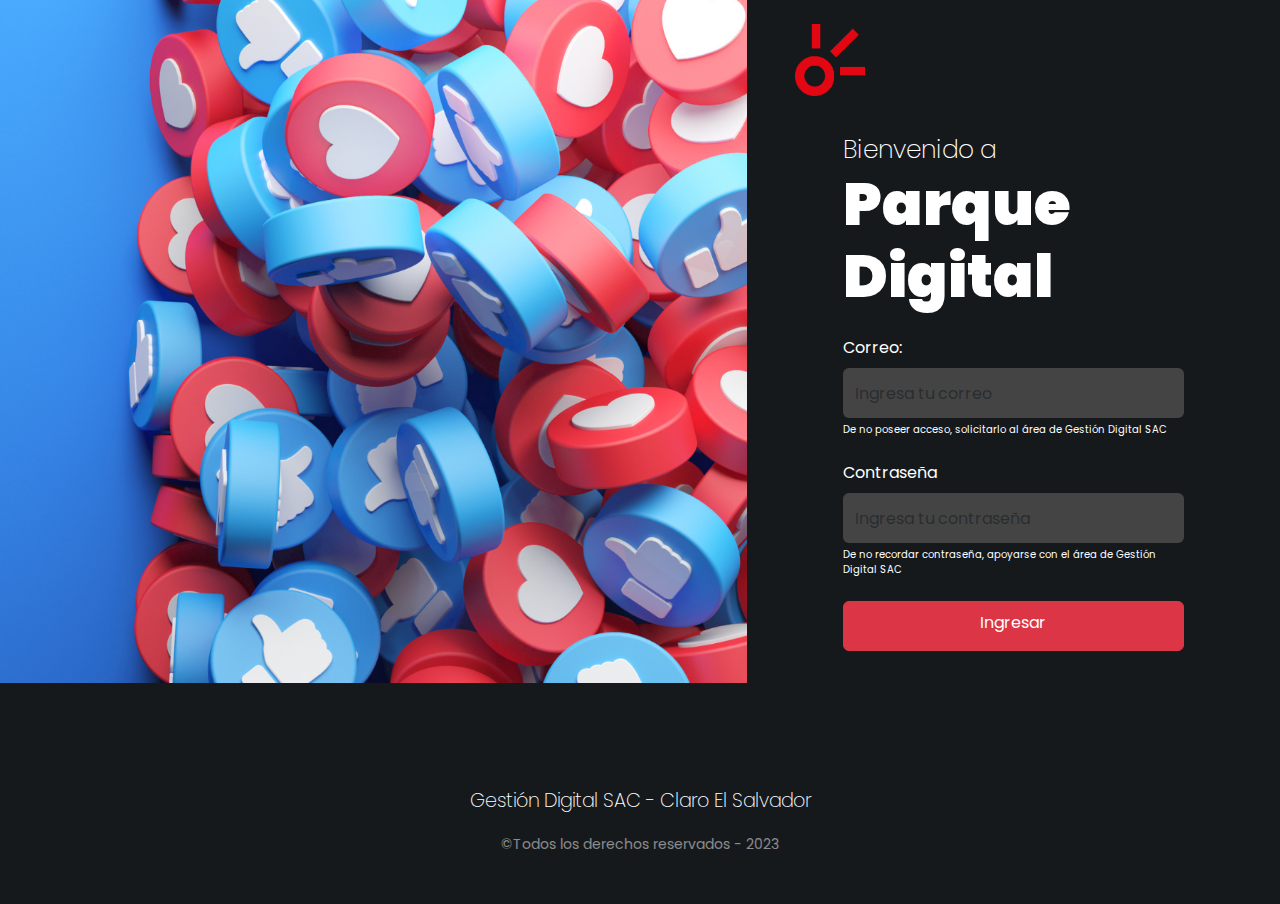
<file: index.html>
<!DOCTYPE html>
<html lang="en">

<head>
    <meta charset="UTF-8">
    <meta http-equiv="X-UA-Compatible" content="IE=edge">
    <meta name="viewport" content="width=device-width, initial-scale=1.0">
    <title>Parque Digital</title>
    <link rel="stylesheet" href="/bootstrap5.3/css/bootstrap.min.css">
    <link rel="preconnect" href="https://fonts.googleapis.com">
    <link rel="preconnect" href="https://fonts.gstatic.com" crossorigin>
    <link href="https://fonts.googleapis.com/css2?family=Poppins:wght@100;200;300;900&display=swap" rel="stylesheet">
    <link rel="stylesheet" href="style.css">

<body class="bg-dark bg-login">
    </head>
    <section>
        <div class="row g-0">
            <div class="col-lg-7 d-none d-lg-block">
                <img src="/images/cover-parque-digital.png" class="img-fluid d-block w-100" alt="cover-login">
            </div>
            <div class="col-lg-5 d-flex">
                <div class="px-lg-5 pt-lg-4 pb-lg-3 p-4 w-100 mb-auto">
                    <img src="/images/icon_claro.png" alt="icon-claro" class="img-fluid-icon">
                    <div class="px-lg-5 py-lg-4 p-4 w-100 align-self-center">
                        <h1 class="title mb-4"><span class="title-intro-1">Bienvenido a</span><br><span
                                class="title-intro-2"> Parque Digital</span></h1>
                        <form>
                            <div class="mb-4">
                                <label for="exampleInputEmail1" class="form-label">Correo:</label>
                                <input type="email" class="form-control bg-dark-x border-0"
                                    placeholder="Ingresa tu correo" id="exampleInputEmail1"
                                    aria-describedby="emailHelp">
                                <div id="emailHelp" class="form-text">De no poseer acceso, solicitarlo al área de
                                    Gestión Digital SAC</div>
                            </div>
                            <div class="mb-4">
                                <label for="exampleInputPassword1" class="form-label">Contraseña</label>
                                <input type="password" class="form-control bg-dark-x border-0"
                                    placeholder="Ingresa tu contraseña" id="exampleInputPassword1">
                                <div id="emailHelp" class="form-text mb-3">
                                    De no recordar contraseña, apoyarse con el área de Gestión Digital SAC
                                </div>
                            </div>
                            <a href="/busqueda.html"></a>
                            <!-- Validar diseño de boton -->
                            <a type="submit" class="btn btn-danger w-100 p-2" href="/busqueda.html">Ingresar</></a>
                        </form>
                    </div>
                </div>
            </div>
        </div>
    </section>
    <!-- Footer -->
    <footer class="bg-dark py-5 mt-5">
        <div class="container text-ligth text-center">
            <p class="text-footer">Gestión Digital SAC - Claro El Salvador</p>
            <small class="text-white-50">&copy;Todos los derechos reservados - 2023</small>
        </div>
    </footer>

    <script src="/bootstrap5.3/js/bootstrap.bundle.min.js"></script>
</body>

</html>
</file>
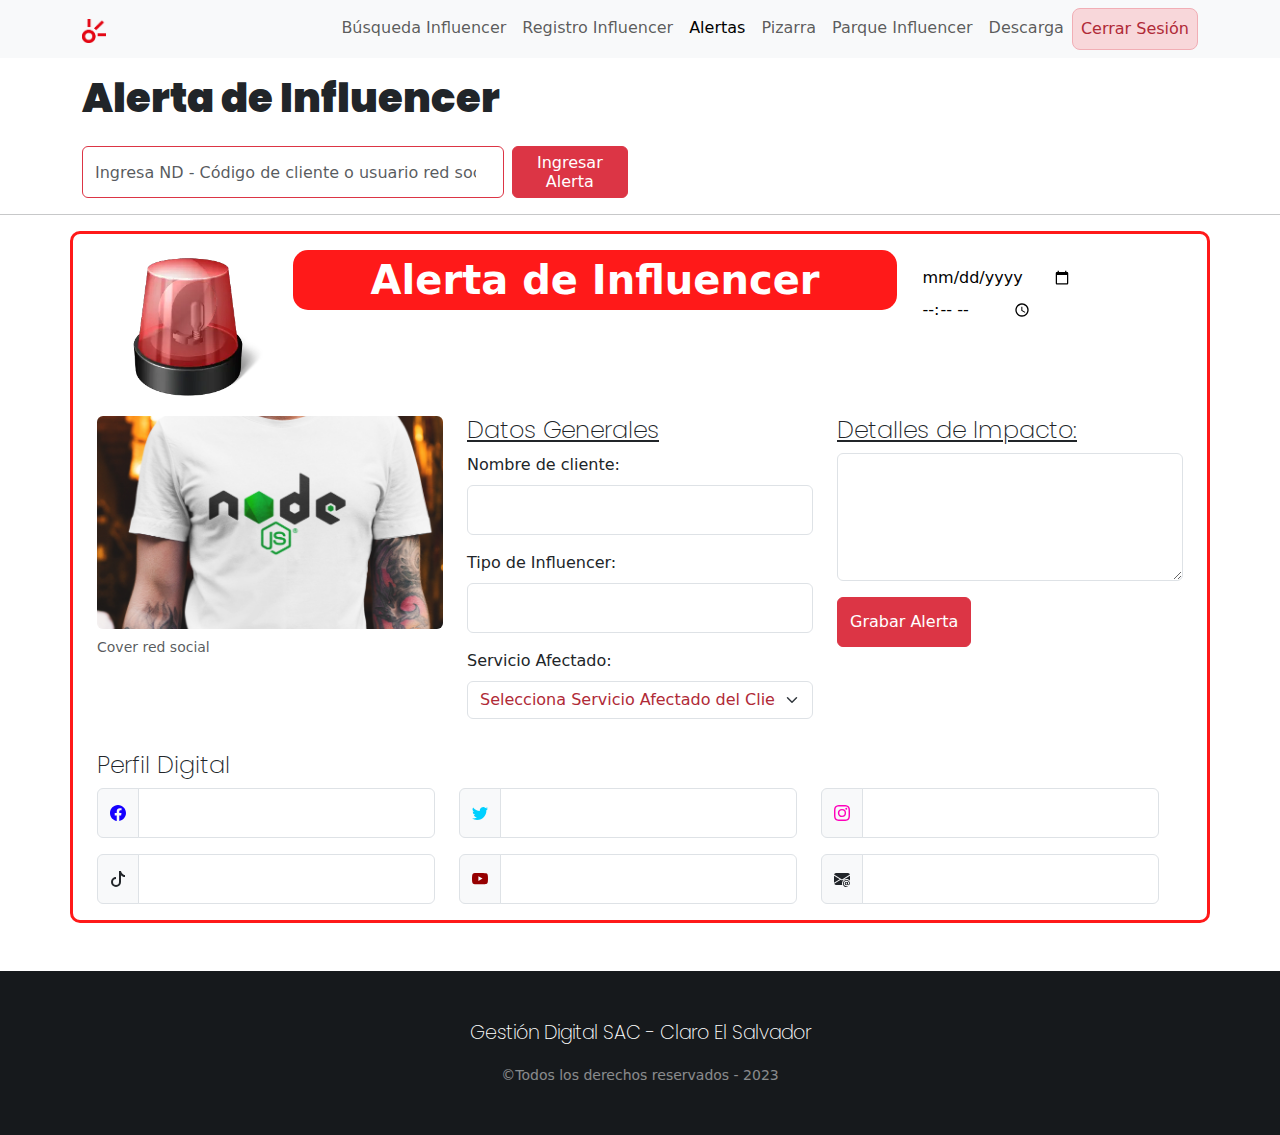
<file: alertas.html>
<!DOCTYPE html>
<html lang="en">

<head>
    <meta charset="UTF-8">
    <meta http-equiv="X-UA-Compatible" content="IE=edge">
    <meta name="viewport" content="width=device-width, initial-scale=1.0">
    <title>Alertas Influencer</title>
    <link rel="stylesheet" href="/bootstrap5.3/css/bootstrap.min.css">
    <link rel="stylesheet" href="style.css">
    <link rel="preconnect" href="https://fonts.googleapis.com">
    <link rel="preconnect" href="https://fonts.gstatic.com" crossorigin>
    <link href="https://fonts.googleapis.com/css2?family=Poppins:wght@100;200;900&display=swap" rel="stylesheet">
</head>

<body>
    <header>
        <!-- Navbar -->
        <nav class="navbar navbar-expand-lg  bg-body-tertiary sticky-top">
            <div class="container">
                <a class="navbar-brand" href="#">
                    <img src="images/icon_claro.png" alt="icon-claro" width="24" height="24">
                </a>
                <!-- Items Navbar -->
                <button class="navbar-toggler" type="button" data-bs-toggle="collapse" data-bs-target="#navbarNav"
                    aria-controls="navbarNav" aria-expanded="false" aria-label="Toggle navigation">
                    <span class="navbar-toggler-icon"></span>
                </button>
                <div class="collapse navbar-collapse  justify-content-end" id="navbarNav">
                    <ul class="navbar-nav">
                        <li class="nav-item">
                            <a class="nav-link" aria-current="page" href="/busqueda.html">Búsqueda Influencer</a>
                        </li>
                        <li class="nav-item">
                            <a class="nav-link" href="/registro.html">Registro Influencer</a>
                        </li>
                        <li class="nav-item">
                            <a class="nav-link active" href="#">Alertas</a>
                        </li>
                        <li class="nav-item">
                            <a class="nav-link" href="#">Pizarra</a>
                        </li>
                        <li class="nav-item">
                            <a class="nav-link" href="#">Parque Influencer</a>
                        </li>
                        <li class="nav-item">
                            <a class="nav-link" href="#">Descarga</a>
                        </li>
                        <li class="nav-item">
                            <a class="nav-link text-danger-emphasis bg-danger-subtle border border-danger-subtle rounded-3" href="/index.html">Cerrar Sesión</a>
                        </li>
                    </ul>
                </div>
            </div>
        </nav>
    </header>
    <main>
        <!-- Titulo y Buscador -->
        <div class="container">
            <div class="row">
                <div class="col-12 mt-3">
                    <div>
                        <h1>Alerta de Influencer</h1>
                    </div>
                </div>
                <div class="col-12 col-md-8 col-lg-6 mt-3 mb-2">
                    <form class="d-flex" role="search">
                        <input class="form-control me-2 border-danger text-danger-emphasis" type="search"
                            placeholder="Ingresa ND - Código de cliente o usuario red social" aria-label="Search">
                        <button type="button" class="btn btn-danger">Ingresar Alerta</button>
                    </form>
                </div>
            </div>
        </div>
        <hr class="mt-2">
        <div class="m-2">
            <div class="container border-alert">

                <div class="row row-cols-3 m-3">
                    <div class="col col-12 col-md-6 col-lg-2">
                        <img class="icon-alert" src="/images/icon-alert.png" alt="icon-alert">
                    </div>
                    <div class="col col-12 col-md-6 col-lg-7">
                        <p class="alert-tittle">Alerta de Influencer</p>
                    </div>
                    <div class="col col-9 col-md-12 col-lg-2 mt-3">
                        <input type="date" name="fecha-alarma" id="fecha-alarma" class="mb-2 border-0">
                        <input type="time" name="fecha-alarma" id="fecha-alarma" class="border-0">
                    </div>
                </div>

                <div class="container">
                    <div class="row row-col-2">
                        <div class="col-12 col-md-4 col-lg-4">
                            <figure class="figure">
                                <img src="images/grafico2.jpg" class="figure-img img-fluid rounded"
                                    alt="cover-red-social">
                                <figcaption class="figure-caption">Cover red social</figcaption>
                            </figure>
                        </div>
                        <div class="col-12 col-md-4 col-lg-4">
                            <h4 class="text-decoration-underline">Datos Generales</h4>
                            <div>
                                <label for="exampleFormControlInput1" class="form-label">Nombre de cliente:</label>
                                <input type="text" class="form-control" id="exampleFormControlInput1">
                            </div>
                            <div>
                                <label for="exampleFormControlInput1" class="form-label mt-3">Tipo de
                                    Influencer:</label>
                                <input type="text" class="form-control text-danger-emphasis"
                                    id="exampleFormControlInput1">
                            </div>
                            <div class="col-12 col-md-12 col-lg-12">
                                <label for="exampleFormControlInput1" class="form-label mt-3">Servicio Afectado:</label>
                                <select class="form-select text-danger-emphasis mb-3"
                                    aria-label="Default select example">
                                    <option selected>Selecciona Servicio Afectado del Cliente</option>
                                    <option value="1">Prepago</option>
                                    <option value="2">Pospago</option>
                                    <option value="3">Cable TV</option>
                                    <option value="3">Internet Residencial</option>
                                    <option value="3">Telefonía Fija</option>
                                    <option value="3">Internet/Cable TV</option>
                                    <option value="3">Internet/Cable TV/Telefonía Fija</option>
                                    <option value="3">Otro tipo de incidencia</option>
                                </select>
                            </div>
                        </div>
                        <div class="col-12 col-md-4 col-lg-4">
                            <div>
                                <h4 class="text-decoration-underline">Detalles de Impacto:</h4>
                            </div>
                            <textarea class="form-control mb-2" id="exampleFormControlTextarea1" rows="6"></textarea>
                            <button type="button" class="btn btn-danger mt-2">Grabar Alerta</button>
                        </div>
                    </div>
                </div>
                <div class="container">
                    <div class="row">
                        <div class="col-6 mt-3">
                            <h4>Perfil Digital</h4>
                        </div>
                        <div class="row">
                            <div class="col-12 col-md-4 col-lg-4">
                                <!-- Fb -->
                                <div class="input-group mb-3">
                                    <span class="input-group-text" id="inputGroup-sizing-default">
                                        <svg xmlns="http://www.w3.org/2000/svg" width="16" height="16"
                                            fill="currentColor" class="bi bi-facebook" viewBox="0 0 16 16">
                                            <path
                                                d="M16 8.049c0-4.446-3.582-8.05-8-8.05C3.58 0-.002 3.603-.002 8.05c0 4.017 2.926 7.347 6.75 7.951v-5.625h-2.03V8.05H6.75V6.275c0-2.017 1.195-3.131 3.022-3.131.876 0 1.791.157 1.791.157v1.98h-1.009c-.993 0-1.303.621-1.303 1.258v1.51h2.218l-.354 2.326H9.25V16c3.824-.604 6.75-3.934 6.75-7.951z" />
                                        </svg>
                                    </span>
                                    <input type="text" class="form-control" aria-label="Sizing example input"
                                        aria-describedby="inputGroup-sizing-default">
                                </div>
                            </div>
                            <div class="col-12 col-md-4 col-lg-4">
                                <!-- Tw -->
                                <div class="input-group mb-3">
                                    <span class="input-group-text" id="inputGroup-sizing-default">
                                        <svg xmlns="http://www.w3.org/2000/svg" width="16" height="16"
                                            fill="currentColor" class="bi bi-twitter" viewBox="0 0 16 16">
                                            <path
                                                d="M5.026 15c6.038 0 9.341-5.003 9.341-9.334 0-.14 0-.282-.006-.422A6.685 6.685 0 0 0 16 3.542a6.658 6.658 0 0 1-1.889.518 3.301 3.301 0 0 0 1.447-1.817 6.533 6.533 0 0 1-2.087.793A3.286 3.286 0 0 0 7.875 6.03a9.325 9.325 0 0 1-6.767-3.429 3.289 3.289 0 0 0 1.018 4.382A3.323 3.323 0 0 1 .64 6.575v.045a3.288 3.288 0 0 0 2.632 3.218 3.203 3.203 0 0 1-.865.115 3.23 3.23 0 0 1-.614-.057 3.283 3.283 0 0 0 3.067 2.277A6.588 6.588 0 0 1 .78 13.58a6.32 6.32 0 0 1-.78-.045A9.344 9.344 0 0 0 5.026 15z" />
                                        </svg>
                                    </span>
                                    <input type="text" class="form-control" aria-label="Sizing example input"
                                        aria-describedby="inputGroup-sizing-default">
                                </div>
                            </div>
                            <div class="col-12 col-md-4 col-lg-4">
                                <!-- Ig -->
                                <div class="input-group mb-3">
                                    <span class="input-group-text" id="inputGroup-sizing-default">
                                        <svg xmlns="http://www.w3.org/2000/svg" width="16" height="16"
                                            fill="currentColor" class="bi bi-instagram" viewBox="0 0 16 16">
                                            <path
                                                d="M8 0C5.829 0 5.556.01 4.703.048 3.85.088 3.269.222 2.76.42a3.917 3.917 0 0 0-1.417.923A3.927 3.927 0 0 0 .42 2.76C.222 3.268.087 3.85.048 4.7.01 5.555 0 5.827 0 8.001c0 2.172.01 2.444.048 3.297.04.852.174 1.433.372 1.942.205.526.478.972.923 1.417.444.445.89.719 1.416.923.51.198 1.09.333 1.942.372C5.555 15.99 5.827 16 8 16s2.444-.01 3.298-.048c.851-.04 1.434-.174 1.943-.372a3.916 3.916 0 0 0 1.416-.923c.445-.445.718-.891.923-1.417.197-.509.332-1.09.372-1.942C15.99 10.445 16 10.173 16 8s-.01-2.445-.048-3.299c-.04-.851-.175-1.433-.372-1.941a3.926 3.926 0 0 0-.923-1.417A3.911 3.911 0 0 0 13.24.42c-.51-.198-1.092-.333-1.943-.372C10.443.01 10.172 0 7.998 0h.003zm-.717 1.442h.718c2.136 0 2.389.007 3.232.046.78.035 1.204.166 1.486.275.373.145.64.319.92.599.28.28.453.546.598.92.11.281.24.705.275 1.485.039.843.047 1.096.047 3.231s-.008 2.389-.047 3.232c-.035.78-.166 1.203-.275 1.485a2.47 2.47 0 0 1-.599.919c-.28.28-.546.453-.92.598-.28.11-.704.24-1.485.276-.843.038-1.096.047-3.232.047s-2.39-.009-3.233-.047c-.78-.036-1.203-.166-1.485-.276a2.478 2.478 0 0 1-.92-.598 2.48 2.48 0 0 1-.6-.92c-.109-.281-.24-.705-.275-1.485-.038-.843-.046-1.096-.046-3.233 0-2.136.008-2.388.046-3.231.036-.78.166-1.204.276-1.486.145-.373.319-.64.599-.92.28-.28.546-.453.92-.598.282-.11.705-.24 1.485-.276.738-.034 1.024-.044 2.515-.045v.002zm4.988 1.328a.96.96 0 1 0 0 1.92.96.96 0 0 0 0-1.92zm-4.27 1.122a4.109 4.109 0 1 0 0 8.217 4.109 4.109 0 0 0 0-8.217zm0 1.441a2.667 2.667 0 1 1 0 5.334 2.667 2.667 0 0 1 0-5.334z" />
                                        </svg>
                                    </span>
                                    <input type="text" class="form-control" aria-label="Sizing example input"
                                        aria-describedby="inputGroup-sizing-default">
                                </div>
                            </div>
                            <div class="col-12 col-md-4 col-lg-4">
                                <!-- TikTok -->
                                <div class="input-group mb-3">
                                    <span class="input-group-text" id="inputGroup-sizing-default">
                                        <svg xmlns="http://www.w3.org/2000/svg" width="16" height="16"
                                            fill="currentColor" class="bi bi-tiktok" viewBox="0 0 16 16">
                                            <path
                                                d="M9 0h1.98c.144.715.54 1.617 1.235 2.512C12.895 3.389 13.797 4 15 4v2c-1.753 0-3.07-.814-4-1.829V11a5 5 0 1 1-5-5v2a3 3 0 1 0 3 3V0Z" />
                                        </svg>
                                    </span>
                                    <input type="text" class="form-control" aria-label="Sizing example input"
                                        aria-describedby="inputGroup-sizing-default">
                                </div>
                            </div>
                            <div class="col-12 col-md-4 col-lg-4">
                                <!-- YT -->
                                <div class="input-group mb-3">
                                    <span class="input-group-text" id="inputGroup-sizing-default">
                                        <svg xmlns="http://www.w3.org/2000/svg" width="16" height="16"
                                            fill="currentColor" class="bi bi-youtube" viewBox="0 0 16 16">
                                            <path
                                                d="M8.051 1.999h.089c.822.003 4.987.033 6.11.335a2.01 2.01 0 0 1 1.415 1.42c.101.38.172.883.22 1.402l.01.104.022.26.008.104c.065.914.073 1.77.074 1.957v.075c-.001.194-.01 1.108-.082 2.06l-.008.105-.009.104c-.05.572-.124 1.14-.235 1.558a2.007 2.007 0 0 1-1.415 1.42c-1.16.312-5.569.334-6.18.335h-.142c-.309 0-1.587-.006-2.927-.052l-.17-.006-.087-.004-.171-.007-.171-.007c-1.11-.049-2.167-.128-2.654-.26a2.007 2.007 0 0 1-1.415-1.419c-.111-.417-.185-.986-.235-1.558L.09 9.82l-.008-.104A31.4 31.4 0 0 1 0 7.68v-.123c.002-.215.01-.958.064-1.778l.007-.103.003-.052.008-.104.022-.26.01-.104c.048-.519.119-1.023.22-1.402a2.007 2.007 0 0 1 1.415-1.42c.487-.13 1.544-.21 2.654-.26l.17-.007.172-.006.086-.003.171-.007A99.788 99.788 0 0 1 7.858 2h.193zM6.4 5.209v4.818l4.157-2.408L6.4 5.209z" />
                                        </svg>
                                    </span>
                                    <input type="text" class="form-control" aria-label="Sizing example input"
                                        aria-describedby="inputGroup-sizing-default">
                                </div>
                            </div>
                            <div class="col-12 col-md-4 col-lg-4">
                                <!-- Mail -->
                                <div class="input-group mb-3">
                                    <span class="input-group-text" id="inputGroup-sizing-default">
                                        <svg xmlns="http://www.w3.org/2000/svg" width="16" height="16"
                                            fill="currentColor" class="bi bi-envelope-at-fill" viewBox="0 0 16 16">
                                            <path
                                                d="M2 2A2 2 0 0 0 .05 3.555L8 8.414l7.95-4.859A2 2 0 0 0 14 2H2Zm-2 9.8V4.698l5.803 3.546L0 11.801Zm6.761-2.97-6.57 4.026A2 2 0 0 0 2 14h6.256A4.493 4.493 0 0 1 8 12.5a4.49 4.49 0 0 1 1.606-3.446l-.367-.225L8 9.586l-1.239-.757ZM16 9.671V4.697l-5.803 3.546.338.208A4.482 4.482 0 0 1 12.5 8c1.414 0 2.675.652 3.5 1.671Z" />
                                            <path
                                                d="M15.834 12.244c0 1.168-.577 2.025-1.587 2.025-.503 0-1.002-.228-1.12-.648h-.043c-.118.416-.543.643-1.015.643-.77 0-1.259-.542-1.259-1.434v-.529c0-.844.481-1.4 1.26-1.4.585 0 .87.333.953.63h.03v-.568h.905v2.19c0 .272.18.42.411.42.315 0 .639-.415.639-1.39v-.118c0-1.277-.95-2.326-2.484-2.326h-.04c-1.582 0-2.64 1.067-2.64 2.724v.157c0 1.867 1.237 2.654 2.57 2.654h.045c.507 0 .935-.07 1.18-.18v.731c-.219.1-.643.175-1.237.175h-.044C10.438 16 9 14.82 9 12.646v-.214C9 10.36 10.421 9 12.485 9h.035c2.12 0 3.314 1.43 3.314 3.034v.21Zm-4.04.21v.227c0 .586.227.8.581.8.31 0 .564-.17.564-.743v-.367c0-.516-.275-.708-.572-.708-.346 0-.573.245-.573.791Z" />
                                        </svg>
                                    </span>
                                    <input type="text" class="form-control" aria-label="Sizing example input"
                                        aria-describedby="inputGroup-sizing-default">
                                </div>
                            </div>
                        </div>

                    </div>
                </div>
            </div>
        </div>

    </main>
    <!-- Footer -->
    <footer class="bg-dark py-5 mt-5">
        <div class="container text-ligth text-center">
            <p class="text-footer">Gestión Digital SAC - Claro El Salvador</p>
            <small class="text-white-50">&copy;Todos los derechos reservados - 2023</small>
        </div>
    </footer>
    <script src="/bootstrap5.3/js/bootstrap.bundle.min.js"></script>
</body>

</html>
</file>
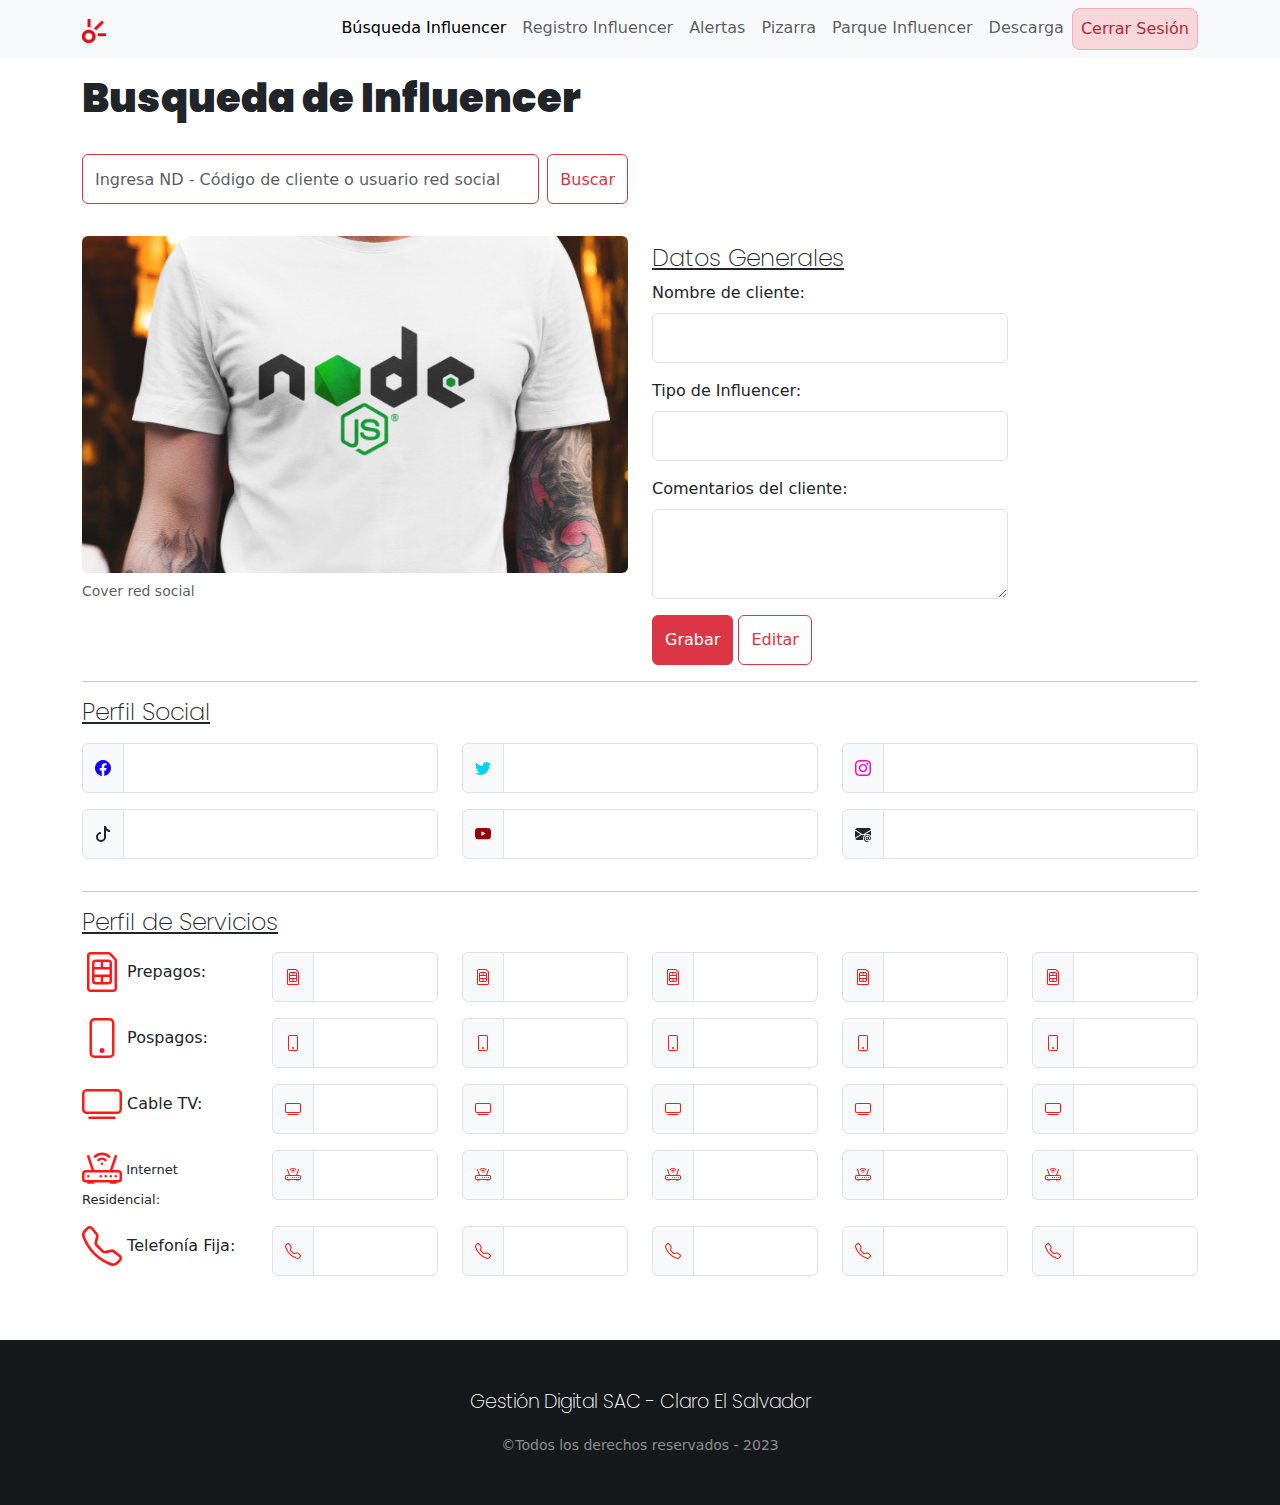
<file: busqueda.html>
<!DOCTYPE html>
<html lang="en">

<head>
    <meta charset="UTF-8">
    <meta http-equiv="X-UA-Compatible" content="IE=edge">
    <meta name="viewport" content="width=device-width, initial-scale=1.0">
    <title>Busqueda Influencer</title>
    <link rel="stylesheet" href="/bootstrap5.3/css/bootstrap.min.css">
    <link rel="stylesheet" href="style.css">
    <link rel="preconnect" href="https://fonts.googleapis.com">
    <link rel="preconnect" href="https://fonts.gstatic.com" crossorigin>
    <link href="https://fonts.googleapis.com/css2?family=Poppins:wght@100;200;900&display=swap" rel="stylesheet">
</head>

<body>
    <header>
        <!-- Navbar -->
        <nav class="navbar navbar-expand-lg  bg-body-tertiary sticky-top">
            <div class="container">
                <a class="navbar-brand" href="#">
                    <img src="images/icon_claro.png" alt="icon-claro" width="24" height="24">
                </a>
                <!-- Items Navbar -->
                <button class="navbar-toggler" type="button" data-bs-toggle="collapse" data-bs-target="#navbarNav"
                    aria-controls="navbarNav" aria-expanded="false" aria-label="Toggle navigation">
                    <span class="navbar-toggler-icon"></span>
                </button>
                <div class="collapse navbar-collapse  justify-content-end" id="navbarNav">
                    <ul class="navbar-nav">
                        <li class="nav-item">
                            <a class="nav-link active" aria-current="page" href="#">Búsqueda Influencer</a>
                        </li>
                        <li class="nav-item">
                            <a class="nav-link" href="/registro.html">Registro Influencer</a>
                        </li>
                        <li class="nav-item">
                            <a class="nav-link" href="/alertas.html">Alertas</a>
                        </li>
                        <li class="nav-item">
                            <a class="nav-link" href="#">Pizarra</a>
                        </li>
                        <li class="nav-item">
                            <a class="nav-link" href="#">Parque Influencer</a>
                        </li>
                        <li class="nav-item">
                            <a class="nav-link" href="#">Descarga</a>
                        </li>
                        <li class="nav-item">
                            <a class="nav-link text-danger-emphasis bg-danger-subtle border border-danger-subtle rounded-3" href="/index.html">Cerrar Sesión</a>
                        </li>
                    </ul>
                </div>
            </div>
        </nav>
    </header>
    <main>
        <!-- Titulo y Buscador -->
        <div class="container">
            <div class="row">
                <div class="col-12 mt-3">
                    <div>
                        <h1>Busqueda de Influencer</h1>
                    </div>
                </div>
                <div class="col-12 col-md-8 col-lg-6 mt-4 mb-3">
                    <form class="d-flex" role="search">
                        <input class="form-control me-2 border-danger text-danger-emphasis" type="search"
                            placeholder="Ingresa ND - Código de cliente o usuario red social" aria-label="Search">
                        <button class="btn btn-outline-danger" type="submit">Buscar</button>
                    </form>
                </div>
            </div>
        </div>
        <!-- Cover - Nombre - Tipo Influencer - Comentarios -->
        <div class="container mt-3 mb-2">
            <div class="row">
                <!-- Cover -->
                <div class="col-12 col-md-12 col-lg-6">
                    <div>
                        <figure class="figure">
                            <img src="images/grafico2.jpg" class="figure-img img-fluid rounded" alt="cover-red-social">
                            <figcaption class="figure-caption">Cover red social</figcaption>
                        </figure>
                    </div>
                </div>
                <!-- Nombre - Tipo - Comentarios -->
                <div class="col-12 col-md-12 col-lg-4 mt-2">
                    <h4 class="text-decoration-underline">Datos Generales</h4>
                    <div>
                        <label for="exampleFormControlInput1" class="form-label">Nombre de cliente:</label>
                        <input type="text" class="form-control" id="exampleFormControlInput1">
                    </div>
                    <div>
                        <label for="exampleFormControlInput1" class="form-label mt-3">Tipo de Influencer:</label>
                        <input type="text" class="form-control" id="exampleFormControlInput1">
                    </div>
                    <div>
                        <label for="exampleFormControlTextarea1" class="form-label mt-3">Comentarios del
                            cliente:</label>
                        <textarea class="form-control mb-2" id="exampleFormControlTextarea1" rows="4"></textarea>
                        <button type="button" class="btn btn-danger mt-2">Grabar</button>
                        <button type="button" class="btn btn-outline-danger mt-2">Editar</button>
                    </div>
                </div>
            </div>
        </div>
        <!-- Perfil Social -->
        <div class="container">
            <hr class="mb-3">
            <h4 class="text-decoration-underline">Perfil Social</h4>
            <div class="row row-cols-3 mt-3">
                <div class="col col-12 col-md-6 col-lg-4">
                    <!-- Fb -->
                    <div class="input-group mb-3">
                        <span class="input-group-text" id="inputGroup-sizing-default">
                            <svg xmlns="http://www.w3.org/2000/svg" width="16" height="16" fill="currentColor"
                                class="bi bi-facebook" viewBox="0 0 16 16">
                                <path
                                    d="M16 8.049c0-4.446-3.582-8.05-8-8.05C3.58 0-.002 3.603-.002 8.05c0 4.017 2.926 7.347 6.75 7.951v-5.625h-2.03V8.05H6.75V6.275c0-2.017 1.195-3.131 3.022-3.131.876 0 1.791.157 1.791.157v1.98h-1.009c-.993 0-1.303.621-1.303 1.258v1.51h2.218l-.354 2.326H9.25V16c3.824-.604 6.75-3.934 6.75-7.951z" />
                            </svg>
                        </span>
                        <input type="text" class="form-control" aria-label="Sizing example input"
                            aria-describedby="inputGroup-sizing-default">
                    </div>
                </div>
                <div class="col col-12 col-md-6 col-lg-4">
                    <!-- Tw -->
                    <div class="input-group mb-3">
                        <span class="input-group-text" id="inputGroup-sizing-default">
                            <svg xmlns="http://www.w3.org/2000/svg" width="16" height="16" fill="currentColor"
                                class="bi bi-twitter" viewBox="0 0 16 16">
                                <path
                                    d="M5.026 15c6.038 0 9.341-5.003 9.341-9.334 0-.14 0-.282-.006-.422A6.685 6.685 0 0 0 16 3.542a6.658 6.658 0 0 1-1.889.518 3.301 3.301 0 0 0 1.447-1.817 6.533 6.533 0 0 1-2.087.793A3.286 3.286 0 0 0 7.875 6.03a9.325 9.325 0 0 1-6.767-3.429 3.289 3.289 0 0 0 1.018 4.382A3.323 3.323 0 0 1 .64 6.575v.045a3.288 3.288 0 0 0 2.632 3.218 3.203 3.203 0 0 1-.865.115 3.23 3.23 0 0 1-.614-.057 3.283 3.283 0 0 0 3.067 2.277A6.588 6.588 0 0 1 .78 13.58a6.32 6.32 0 0 1-.78-.045A9.344 9.344 0 0 0 5.026 15z" />
                            </svg>
                        </span>
                        <input type="text" class="form-control" aria-label="Sizing example input"
                            aria-describedby="inputGroup-sizing-default">
                    </div>
                </div>
                <div class="col col-12 col-md-6 col-lg-4">
                    <!-- Ig -->
                    <div class="input-group mb-3">
                        <span class="input-group-text" id="inputGroup-sizing-default">
                            <svg xmlns="http://www.w3.org/2000/svg" width="16" height="16" fill="currentColor"
                                class="bi bi-instagram" viewBox="0 0 16 16">
                                <path
                                    d="M8 0C5.829 0 5.556.01 4.703.048 3.85.088 3.269.222 2.76.42a3.917 3.917 0 0 0-1.417.923A3.927 3.927 0 0 0 .42 2.76C.222 3.268.087 3.85.048 4.7.01 5.555 0 5.827 0 8.001c0 2.172.01 2.444.048 3.297.04.852.174 1.433.372 1.942.205.526.478.972.923 1.417.444.445.89.719 1.416.923.51.198 1.09.333 1.942.372C5.555 15.99 5.827 16 8 16s2.444-.01 3.298-.048c.851-.04 1.434-.174 1.943-.372a3.916 3.916 0 0 0 1.416-.923c.445-.445.718-.891.923-1.417.197-.509.332-1.09.372-1.942C15.99 10.445 16 10.173 16 8s-.01-2.445-.048-3.299c-.04-.851-.175-1.433-.372-1.941a3.926 3.926 0 0 0-.923-1.417A3.911 3.911 0 0 0 13.24.42c-.51-.198-1.092-.333-1.943-.372C10.443.01 10.172 0 7.998 0h.003zm-.717 1.442h.718c2.136 0 2.389.007 3.232.046.78.035 1.204.166 1.486.275.373.145.64.319.92.599.28.28.453.546.598.92.11.281.24.705.275 1.485.039.843.047 1.096.047 3.231s-.008 2.389-.047 3.232c-.035.78-.166 1.203-.275 1.485a2.47 2.47 0 0 1-.599.919c-.28.28-.546.453-.92.598-.28.11-.704.24-1.485.276-.843.038-1.096.047-3.232.047s-2.39-.009-3.233-.047c-.78-.036-1.203-.166-1.485-.276a2.478 2.478 0 0 1-.92-.598 2.48 2.48 0 0 1-.6-.92c-.109-.281-.24-.705-.275-1.485-.038-.843-.046-1.096-.046-3.233 0-2.136.008-2.388.046-3.231.036-.78.166-1.204.276-1.486.145-.373.319-.64.599-.92.28-.28.546-.453.92-.598.282-.11.705-.24 1.485-.276.738-.034 1.024-.044 2.515-.045v.002zm4.988 1.328a.96.96 0 1 0 0 1.92.96.96 0 0 0 0-1.92zm-4.27 1.122a4.109 4.109 0 1 0 0 8.217 4.109 4.109 0 0 0 0-8.217zm0 1.441a2.667 2.667 0 1 1 0 5.334 2.667 2.667 0 0 1 0-5.334z" />
                            </svg>
                        </span>
                        <input type="text" class="form-control" aria-label="Sizing example input"
                            aria-describedby="inputGroup-sizing-default">
                    </div>
                </div>
                <div class="col col-12 col-md-6 col-lg-4">
                    <!-- TikTok -->
                    <div class="input-group mb-3">
                        <span class="input-group-text" id="inputGroup-sizing-default">
                            <svg xmlns="http://www.w3.org/2000/svg" width="16" height="16" fill="currentColor"
                                class="bi bi-tiktok" viewBox="0 0 16 16">
                                <path
                                    d="M9 0h1.98c.144.715.54 1.617 1.235 2.512C12.895 3.389 13.797 4 15 4v2c-1.753 0-3.07-.814-4-1.829V11a5 5 0 1 1-5-5v2a3 3 0 1 0 3 3V0Z" />
                            </svg>
                        </span>
                        <input type="text" class="form-control" aria-label="Sizing example input"
                            aria-describedby="inputGroup-sizing-default">
                    </div>
                </div>
                <div class="col col-12 col-md-6 col-lg-4">
                    <!-- YT -->
                    <div class="input-group mb-3">
                        <span class="input-group-text" id="inputGroup-sizing-default">
                            <svg xmlns="http://www.w3.org/2000/svg" width="16" height="16" fill="currentColor"
                                class="bi bi-youtube" viewBox="0 0 16 16">
                                <path
                                    d="M8.051 1.999h.089c.822.003 4.987.033 6.11.335a2.01 2.01 0 0 1 1.415 1.42c.101.38.172.883.22 1.402l.01.104.022.26.008.104c.065.914.073 1.77.074 1.957v.075c-.001.194-.01 1.108-.082 2.06l-.008.105-.009.104c-.05.572-.124 1.14-.235 1.558a2.007 2.007 0 0 1-1.415 1.42c-1.16.312-5.569.334-6.18.335h-.142c-.309 0-1.587-.006-2.927-.052l-.17-.006-.087-.004-.171-.007-.171-.007c-1.11-.049-2.167-.128-2.654-.26a2.007 2.007 0 0 1-1.415-1.419c-.111-.417-.185-.986-.235-1.558L.09 9.82l-.008-.104A31.4 31.4 0 0 1 0 7.68v-.123c.002-.215.01-.958.064-1.778l.007-.103.003-.052.008-.104.022-.26.01-.104c.048-.519.119-1.023.22-1.402a2.007 2.007 0 0 1 1.415-1.42c.487-.13 1.544-.21 2.654-.26l.17-.007.172-.006.086-.003.171-.007A99.788 99.788 0 0 1 7.858 2h.193zM6.4 5.209v4.818l4.157-2.408L6.4 5.209z" />
                            </svg>
                        </span>
                        <input type="text" class="form-control" aria-label="Sizing example input"
                            aria-describedby="inputGroup-sizing-default">
                    </div>
                </div>
                <div class="col col-12 col-md-6 col-lg-4">
                    <!-- Mail -->
                    <div class="input-group mb-3">
                        <span class="input-group-text" id="inputGroup-sizing-default">
                            <svg xmlns="http://www.w3.org/2000/svg" width="16" height="16" fill="currentColor"
                                class="bi bi-envelope-at-fill" viewBox="0 0 16 16">
                                <path
                                    d="M2 2A2 2 0 0 0 .05 3.555L8 8.414l7.95-4.859A2 2 0 0 0 14 2H2Zm-2 9.8V4.698l5.803 3.546L0 11.801Zm6.761-2.97-6.57 4.026A2 2 0 0 0 2 14h6.256A4.493 4.493 0 0 1 8 12.5a4.49 4.49 0 0 1 1.606-3.446l-.367-.225L8 9.586l-1.239-.757ZM16 9.671V4.697l-5.803 3.546.338.208A4.482 4.482 0 0 1 12.5 8c1.414 0 2.675.652 3.5 1.671Z" />
                                <path
                                    d="M15.834 12.244c0 1.168-.577 2.025-1.587 2.025-.503 0-1.002-.228-1.12-.648h-.043c-.118.416-.543.643-1.015.643-.77 0-1.259-.542-1.259-1.434v-.529c0-.844.481-1.4 1.26-1.4.585 0 .87.333.953.63h.03v-.568h.905v2.19c0 .272.18.42.411.42.315 0 .639-.415.639-1.39v-.118c0-1.277-.95-2.326-2.484-2.326h-.04c-1.582 0-2.64 1.067-2.64 2.724v.157c0 1.867 1.237 2.654 2.57 2.654h.045c.507 0 .935-.07 1.18-.18v.731c-.219.1-.643.175-1.237.175h-.044C10.438 16 9 14.82 9 12.646v-.214C9 10.36 10.421 9 12.485 9h.035c2.12 0 3.314 1.43 3.314 3.034v.21Zm-4.04.21v.227c0 .586.227.8.581.8.31 0 .564-.17.564-.743v-.367c0-.516-.275-.708-.572-.708-.346 0-.573.245-.573.791Z" />
                            </svg>
                        </span>
                        <input type="text" class="form-control" aria-label="Sizing example input"
                            aria-describedby="inputGroup-sizing-default">
                    </div>
                </div>
            </div>
        </div>
        <!-- Perfil de Servicios -->
        <div class="container">
            <hr class="mt-3">
            <h4 class="text-decoration-underline mb-3">Perfil de Servicios</h4>
            <div class="row row-cols-lg-6">
                <!-- Prepago -->
                <div class="col mb-3"><span>
                        <svg xmlns="http://www.w3.org/2000/svg" width="16" height="16" fill="currentColor"
                            class="bi bi-sim bi-sim-item" viewBox="0 0 16 16">
                            <path
                                d="M2 1.5A1.5 1.5 0 0 1 3.5 0h7.086a1.5 1.5 0 0 1 1.06.44l1.915 1.914A1.5 1.5 0 0 1 14 3.414V14.5a1.5 1.5 0 0 1-1.5 1.5h-9A1.5 1.5 0 0 1 2 14.5v-13zM3.5 1a.5.5 0 0 0-.5.5v13a.5.5 0 0 0 .5.5h9a.5.5 0 0 0 .5-.5V3.414a.5.5 0 0 0-.146-.353l-1.915-1.915A.5.5 0 0 0 10.586 1H3.5z" />
                            <path
                                d="M5.5 4a.5.5 0 0 0-.5.5V6h2.5V4h-2zm3 0v2H11V4.5a.5.5 0 0 0-.5-.5h-2zM11 7H5v2h6V7zm0 3H8.5v2h2a.5.5 0 0 0 .5-.5V10zm-3.5 2v-2H5v1.5a.5.5 0 0 0 .5.5h2zM4 4.5A1.5 1.5 0 0 1 5.5 3h5A1.5 1.5 0 0 1 12 4.5v7a1.5 1.5 0 0 1-1.5 1.5h-5A1.5 1.5 0 0 1 4 11.5v-7z" />
                        </svg>
                    </span><span class="title-product">Prepagos:</span></div>
                <!-- Prepago 1 -->
                <div class="col col-12 col-md-4 col-lg-2">
                    <div class="input-group mb-3">
                        <span class="input-group-text" id="basic-addon1">
                            <svg xmlns="http://www.w3.org/2000/svg" width="16" height="16" fill="currentColor"
                                class="bi bi-sim" viewBox="0 0 16 16">
                                <path
                                    d="M2 1.5A1.5 1.5 0 0 1 3.5 0h7.086a1.5 1.5 0 0 1 1.06.44l1.915 1.914A1.5 1.5 0 0 1 14 3.414V14.5a1.5 1.5 0 0 1-1.5 1.5h-9A1.5 1.5 0 0 1 2 14.5v-13zM3.5 1a.5.5 0 0 0-.5.5v13a.5.5 0 0 0 .5.5h9a.5.5 0 0 0 .5-.5V3.414a.5.5 0 0 0-.146-.353l-1.915-1.915A.5.5 0 0 0 10.586 1H3.5z" />
                                <path
                                    d="M5.5 4a.5.5 0 0 0-.5.5V6h2.5V4h-2zm3 0v2H11V4.5a.5.5 0 0 0-.5-.5h-2zM11 7H5v2h6V7zm0 3H8.5v2h2a.5.5 0 0 0 .5-.5V10zm-3.5 2v-2H5v1.5a.5.5 0 0 0 .5.5h2zM4 4.5A1.5 1.5 0 0 1 5.5 3h5A1.5 1.5 0 0 1 12 4.5v7a1.5 1.5 0 0 1-1.5 1.5h-5A1.5 1.5 0 0 1 4 11.5v-7z" />
                            </svg>
                        </span>
                        <input type="text" class="form-control" aria-describedby="basic-addon1">
                    </div>
                </div>
                <!-- Prepago 2 -->
                <div class="col col-12 col-md-4 col-lg-2">
                    <div class="input-group mb-3">
                        <span class="input-group-text" id="basic-addon1">
                            <svg xmlns="http://www.w3.org/2000/svg" width="16" height="16" fill="currentColor"
                                class="bi bi-sim" viewBox="0 0 16 16">
                                <path
                                    d="M2 1.5A1.5 1.5 0 0 1 3.5 0h7.086a1.5 1.5 0 0 1 1.06.44l1.915 1.914A1.5 1.5 0 0 1 14 3.414V14.5a1.5 1.5 0 0 1-1.5 1.5h-9A1.5 1.5 0 0 1 2 14.5v-13zM3.5 1a.5.5 0 0 0-.5.5v13a.5.5 0 0 0 .5.5h9a.5.5 0 0 0 .5-.5V3.414a.5.5 0 0 0-.146-.353l-1.915-1.915A.5.5 0 0 0 10.586 1H3.5z" />
                                <path
                                    d="M5.5 4a.5.5 0 0 0-.5.5V6h2.5V4h-2zm3 0v2H11V4.5a.5.5 0 0 0-.5-.5h-2zM11 7H5v2h6V7zm0 3H8.5v2h2a.5.5 0 0 0 .5-.5V10zm-3.5 2v-2H5v1.5a.5.5 0 0 0 .5.5h2zM4 4.5A1.5 1.5 0 0 1 5.5 3h5A1.5 1.5 0 0 1 12 4.5v7a1.5 1.5 0 0 1-1.5 1.5h-5A1.5 1.5 0 0 1 4 11.5v-7z" />
                            </svg>
                        </span>
                        <input type="text" class="form-control" aria-describedby="basic-addon1">
                    </div>
                </div>
                <!-- Prepago 3 -->
                <div class="col col-12 col-md-4 col-lg-2">
                    <div class="input-group mb-3">
                        <span class="input-group-text" id="basic-addon1">
                            <svg xmlns="http://www.w3.org/2000/svg" width="16" height="16" fill="currentColor"
                                class="bi bi-sim" viewBox="0 0 16 16">
                                <path
                                    d="M2 1.5A1.5 1.5 0 0 1 3.5 0h7.086a1.5 1.5 0 0 1 1.06.44l1.915 1.914A1.5 1.5 0 0 1 14 3.414V14.5a1.5 1.5 0 0 1-1.5 1.5h-9A1.5 1.5 0 0 1 2 14.5v-13zM3.5 1a.5.5 0 0 0-.5.5v13a.5.5 0 0 0 .5.5h9a.5.5 0 0 0 .5-.5V3.414a.5.5 0 0 0-.146-.353l-1.915-1.915A.5.5 0 0 0 10.586 1H3.5z" />
                                <path
                                    d="M5.5 4a.5.5 0 0 0-.5.5V6h2.5V4h-2zm3 0v2H11V4.5a.5.5 0 0 0-.5-.5h-2zM11 7H5v2h6V7zm0 3H8.5v2h2a.5.5 0 0 0 .5-.5V10zm-3.5 2v-2H5v1.5a.5.5 0 0 0 .5.5h2zM4 4.5A1.5 1.5 0 0 1 5.5 3h5A1.5 1.5 0 0 1 12 4.5v7a1.5 1.5 0 0 1-1.5 1.5h-5A1.5 1.5 0 0 1 4 11.5v-7z" />
                            </svg>
                        </span>
                        <input type="text" class="form-control" aria-describedby="basic-addon1">
                    </div>
                </div>
                <!-- Prepago 4 -->
                <div class="col col-12 col-md-4 col-lg-2">
                    <div class="input-group mb-3">
                        <span class="input-group-text" id="basic-addon1">
                            <svg xmlns="http://www.w3.org/2000/svg" width="16" height="16" fill="currentColor"
                                class="bi bi-sim" viewBox="0 0 16 16">
                                <path
                                    d="M2 1.5A1.5 1.5 0 0 1 3.5 0h7.086a1.5 1.5 0 0 1 1.06.44l1.915 1.914A1.5 1.5 0 0 1 14 3.414V14.5a1.5 1.5 0 0 1-1.5 1.5h-9A1.5 1.5 0 0 1 2 14.5v-13zM3.5 1a.5.5 0 0 0-.5.5v13a.5.5 0 0 0 .5.5h9a.5.5 0 0 0 .5-.5V3.414a.5.5 0 0 0-.146-.353l-1.915-1.915A.5.5 0 0 0 10.586 1H3.5z" />
                                <path
                                    d="M5.5 4a.5.5 0 0 0-.5.5V6h2.5V4h-2zm3 0v2H11V4.5a.5.5 0 0 0-.5-.5h-2zM11 7H5v2h6V7zm0 3H8.5v2h2a.5.5 0 0 0 .5-.5V10zm-3.5 2v-2H5v1.5a.5.5 0 0 0 .5.5h2zM4 4.5A1.5 1.5 0 0 1 5.5 3h5A1.5 1.5 0 0 1 12 4.5v7a1.5 1.5 0 0 1-1.5 1.5h-5A1.5 1.5 0 0 1 4 11.5v-7z" />
                            </svg>
                        </span>
                        <input type="text" class="form-control" aria-describedby="basic-addon1">
                    </div>
                </div>
                <!-- Prepago 5 -->
                <div class="col col-12 col-md-4 col-lg-2">
                    <div class="input-group mb-3">
                        <span class="input-group-text" id="basic-addon1">
                            <svg xmlns="http://www.w3.org/2000/svg" width="16" height="16" fill="currentColor"
                                class="bi bi-sim" viewBox="0 0 16 16">
                                <path
                                    d="M2 1.5A1.5 1.5 0 0 1 3.5 0h7.086a1.5 1.5 0 0 1 1.06.44l1.915 1.914A1.5 1.5 0 0 1 14 3.414V14.5a1.5 1.5 0 0 1-1.5 1.5h-9A1.5 1.5 0 0 1 2 14.5v-13zM3.5 1a.5.5 0 0 0-.5.5v13a.5.5 0 0 0 .5.5h9a.5.5 0 0 0 .5-.5V3.414a.5.5 0 0 0-.146-.353l-1.915-1.915A.5.5 0 0 0 10.586 1H3.5z" />
                                <path
                                    d="M5.5 4a.5.5 0 0 0-.5.5V6h2.5V4h-2zm3 0v2H11V4.5a.5.5 0 0 0-.5-.5h-2zM11 7H5v2h6V7zm0 3H8.5v2h2a.5.5 0 0 0 .5-.5V10zm-3.5 2v-2H5v1.5a.5.5 0 0 0 .5.5h2zM4 4.5A1.5 1.5 0 0 1 5.5 3h5A1.5 1.5 0 0 1 12 4.5v7a1.5 1.5 0 0 1-1.5 1.5h-5A1.5 1.5 0 0 1 4 11.5v-7z" />
                            </svg>
                        </span>
                        <input type="text" class="form-control" aria-describedby="basic-addon1">
                    </div>
                </div>
                <!-- Pospago -->
                <div class="col col-12 col-md-4 col-lg-2 mb-3"><span><svg xmlns="http://www.w3.org/2000/svg" width="16"
                            height="16" fill="currentColor" class="bi bi-phone bi-phone-item" viewBox="0 0 16 16">
                            <path
                                d="M11 1a1 1 0 0 1 1 1v12a1 1 0 0 1-1 1H5a1 1 0 0 1-1-1V2a1 1 0 0 1 1-1h6zM5 0a2 2 0 0 0-2 2v12a2 2 0 0 0 2 2h6a2 2 0 0 0 2-2V2a2 2 0 0 0-2-2H5z" />
                            <path d="M8 14a1 1 0 1 0 0-2 1 1 0 0 0 0 2z" />
                        </svg>
                    </span><span class="title-product">Pospagos:</span></div>
                <!-- Pospago 1 -->
                <div class="col col-12 col-md-4 col-lg-2">
                    <div class="input-group mb-3">
                        <span class="input-group-text" id="basic-addon1">
                            <svg xmlns="http://www.w3.org/2000/svg" width="16" height="16" fill="currentColor"
                                class="bi bi-phone" viewBox="0 0 16 16">
                                <path
                                    d="M11 1a1 1 0 0 1 1 1v12a1 1 0 0 1-1 1H5a1 1 0 0 1-1-1V2a1 1 0 0 1 1-1h6zM5 0a2 2 0 0 0-2 2v12a2 2 0 0 0 2 2h6a2 2 0 0 0 2-2V2a2 2 0 0 0-2-2H5z" />
                                <path d="M8 14a1 1 0 1 0 0-2 1 1 0 0 0 0 2z" />
                            </svg>
                        </span>
                        <input type="text" class="form-control" aria-describedby="basic-addon1">
                    </div>
                </div>
                <!-- Pospago 2 -->
                <div class="col col-12 col-md-4 col-lg-2">
                    <div class="input-group mb-3">
                        <span class="input-group-text" id="basic-addon1">
                            <svg xmlns="http://www.w3.org/2000/svg" width="16" height="16" fill="currentColor"
                                class="bi bi-phone" viewBox="0 0 16 16">
                                <path
                                    d="M11 1a1 1 0 0 1 1 1v12a1 1 0 0 1-1 1H5a1 1 0 0 1-1-1V2a1 1 0 0 1 1-1h6zM5 0a2 2 0 0 0-2 2v12a2 2 0 0 0 2 2h6a2 2 0 0 0 2-2V2a2 2 0 0 0-2-2H5z" />
                                <path d="M8 14a1 1 0 1 0 0-2 1 1 0 0 0 0 2z" />
                            </svg>
                        </span>
                        <input type="text" class="form-control" aria-describedby="basic-addon1">
                    </div>
                </div>
                <!-- Pospago 3 -->
                <div class="col col-12 col-md-4 col-lg-2">
                    <div class="input-group mb-3">
                        <span class="input-group-text" id="basic-addon1">
                            <svg xmlns="http://www.w3.org/2000/svg" width="16" height="16" fill="currentColor"
                                class="bi bi-phone" viewBox="0 0 16 16">
                                <path
                                    d="M11 1a1 1 0 0 1 1 1v12a1 1 0 0 1-1 1H5a1 1 0 0 1-1-1V2a1 1 0 0 1 1-1h6zM5 0a2 2 0 0 0-2 2v12a2 2 0 0 0 2 2h6a2 2 0 0 0 2-2V2a2 2 0 0 0-2-2H5z" />
                                <path d="M8 14a1 1 0 1 0 0-2 1 1 0 0 0 0 2z" />
                            </svg>
                        </span>
                        <input type="text" class="form-control" aria-describedby="basic-addon1">
                    </div>
                </div>
                <!-- Pospago 4 -->
                <div class="col col-12 col-md-4 col-lg-2">
                    <div class="input-group mb-3">
                        <span class="input-group-text" id="basic-addon1">
                            <svg xmlns="http://www.w3.org/2000/svg" width="16" height="16" fill="currentColor"
                                class="bi bi-phone" viewBox="0 0 16 16">
                                <path
                                    d="M11 1a1 1 0 0 1 1 1v12a1 1 0 0 1-1 1H5a1 1 0 0 1-1-1V2a1 1 0 0 1 1-1h6zM5 0a2 2 0 0 0-2 2v12a2 2 0 0 0 2 2h6a2 2 0 0 0 2-2V2a2 2 0 0 0-2-2H5z" />
                                <path d="M8 14a1 1 0 1 0 0-2 1 1 0 0 0 0 2z" />
                            </svg>
                        </span>
                        <input type="text" class="form-control" aria-describedby="basic-addon1">
                    </div>
                </div>
                <!-- Pospago 5 -->
                <div class="col col-12 col-md-4 col-lg-2">
                    <div class="input-group mb-3">
                        <span class="input-group-text" id="basic-addon1">
                            <svg xmlns="http://www.w3.org/2000/svg" width="16" height="16" fill="currentColor"
                                class="bi bi-phone" viewBox="0 0 16 16">
                                <path
                                    d="M11 1a1 1 0 0 1 1 1v12a1 1 0 0 1-1 1H5a1 1 0 0 1-1-1V2a1 1 0 0 1 1-1h6zM5 0a2 2 0 0 0-2 2v12a2 2 0 0 0 2 2h6a2 2 0 0 0 2-2V2a2 2 0 0 0-2-2H5z" />
                                <path d="M8 14a1 1 0 1 0 0-2 1 1 0 0 0 0 2z" />
                            </svg>
                        </span>
                        <input type="text" class="form-control" aria-describedby="basic-addon1">
                    </div>
                </div>
                <!-- TV -->
                <div class="col col-12 col-md-4 col-lg-2 mb-3"><span><svg xmlns="http://www.w3.org/2000/svg" width="16"
                            height="16" fill="currentColor" class="bi bi-tv bi-tv-item" viewBox="0 0 16 16">
                            <path
                                d="M2.5 13.5A.5.5 0 0 1 3 13h10a.5.5 0 0 1 0 1H3a.5.5 0 0 1-.5-.5zM13.991 3l.024.001a1.46 1.46 0 0 1 .538.143.757.757 0 0 1 .302.254c.067.1.145.277.145.602v5.991l-.001.024a1.464 1.464 0 0 1-.143.538.758.758 0 0 1-.254.302c-.1.067-.277.145-.602.145H2.009l-.024-.001a1.464 1.464 0 0 1-.538-.143.758.758 0 0 1-.302-.254C1.078 10.502 1 10.325 1 10V4.009l.001-.024a1.46 1.46 0 0 1 .143-.538.758.758 0 0 1 .254-.302C1.498 3.078 1.675 3 2 3h11.991zM14 2H2C0 2 0 4 0 4v6c0 2 2 2 2 2h12c2 0 2-2 2-2V4c0-2-2-2-2-2z" />
                        </svg></span><span class="title-product"> Cable TV:</span></div>
                <!-- TV1 -->
                <div class="col col-12 col-md-4 col-lg-2">
                    <div class="input-group mb-3">
                        <span class="input-group-text" id="basic-addon1">
                            <svg xmlns="http://www.w3.org/2000/svg" width="16" height="16" fill="currentColor"
                                class="bi bi-tv" viewBox="0 0 16 16">
                                <path
                                    d="M2.5 13.5A.5.5 0 0 1 3 13h10a.5.5 0 0 1 0 1H3a.5.5 0 0 1-.5-.5zM13.991 3l.024.001a1.46 1.46 0 0 1 .538.143.757.757 0 0 1 .302.254c.067.1.145.277.145.602v5.991l-.001.024a1.464 1.464 0 0 1-.143.538.758.758 0 0 1-.254.302c-.1.067-.277.145-.602.145H2.009l-.024-.001a1.464 1.464 0 0 1-.538-.143.758.758 0 0 1-.302-.254C1.078 10.502 1 10.325 1 10V4.009l.001-.024a1.46 1.46 0 0 1 .143-.538.758.758 0 0 1 .254-.302C1.498 3.078 1.675 3 2 3h11.991zM14 2H2C0 2 0 4 0 4v6c0 2 2 2 2 2h12c2 0 2-2 2-2V4c0-2-2-2-2-2z" />
                            </svg>
                        </span>
                        <input type="text" class="form-control" aria-describedby="basic-addon1">
                    </div>
                </div>
                <!-- TV2 -->
                <div class="col col-12 col-md-4 col-lg-2">
                    <div class="input-group mb-3">
                        <span class="input-group-text" id="basic-addon1">
                            <svg xmlns="http://www.w3.org/2000/svg" width="16" height="16" fill="currentColor"
                                class="bi bi-tv" viewBox="0 0 16 16">
                                <path
                                    d="M2.5 13.5A.5.5 0 0 1 3 13h10a.5.5 0 0 1 0 1H3a.5.5 0 0 1-.5-.5zM13.991 3l.024.001a1.46 1.46 0 0 1 .538.143.757.757 0 0 1 .302.254c.067.1.145.277.145.602v5.991l-.001.024a1.464 1.464 0 0 1-.143.538.758.758 0 0 1-.254.302c-.1.067-.277.145-.602.145H2.009l-.024-.001a1.464 1.464 0 0 1-.538-.143.758.758 0 0 1-.302-.254C1.078 10.502 1 10.325 1 10V4.009l.001-.024a1.46 1.46 0 0 1 .143-.538.758.758 0 0 1 .254-.302C1.498 3.078 1.675 3 2 3h11.991zM14 2H2C0 2 0 4 0 4v6c0 2 2 2 2 2h12c2 0 2-2 2-2V4c0-2-2-2-2-2z" />
                            </svg>
                        </span>
                        <input type="text" class="form-control" aria-describedby="basic-addon1">
                    </div>
                </div>
                <!-- TV3 -->
                <div class="col col-12 col-md-4 col-lg-2">
                    <div class="input-group mb-3">
                        <span class="input-group-text" id="basic-addon1">
                            <svg xmlns="http://www.w3.org/2000/svg" width="16" height="16" fill="currentColor"
                                class="bi bi-tv" viewBox="0 0 16 16">
                                <path
                                    d="M2.5 13.5A.5.5 0 0 1 3 13h10a.5.5 0 0 1 0 1H3a.5.5 0 0 1-.5-.5zM13.991 3l.024.001a1.46 1.46 0 0 1 .538.143.757.757 0 0 1 .302.254c.067.1.145.277.145.602v5.991l-.001.024a1.464 1.464 0 0 1-.143.538.758.758 0 0 1-.254.302c-.1.067-.277.145-.602.145H2.009l-.024-.001a1.464 1.464 0 0 1-.538-.143.758.758 0 0 1-.302-.254C1.078 10.502 1 10.325 1 10V4.009l.001-.024a1.46 1.46 0 0 1 .143-.538.758.758 0 0 1 .254-.302C1.498 3.078 1.675 3 2 3h11.991zM14 2H2C0 2 0 4 0 4v6c0 2 2 2 2 2h12c2 0 2-2 2-2V4c0-2-2-2-2-2z" />
                            </svg>
                        </span>
                        <input type="text" class="form-control" aria-describedby="basic-addon1">
                    </div>
                </div>
                <!-- TV4 -->
                <div class="col col-12 col-md-4 col-lg-2">
                    <div class="input-group mb-3">
                        <span class="input-group-text" id="basic-addon1">
                            <svg xmlns="http://www.w3.org/2000/svg" width="16" height="16" fill="currentColor"
                                class="bi bi-tv" viewBox="0 0 16 16">
                                <path
                                    d="M2.5 13.5A.5.5 0 0 1 3 13h10a.5.5 0 0 1 0 1H3a.5.5 0 0 1-.5-.5zM13.991 3l.024.001a1.46 1.46 0 0 1 .538.143.757.757 0 0 1 .302.254c.067.1.145.277.145.602v5.991l-.001.024a1.464 1.464 0 0 1-.143.538.758.758 0 0 1-.254.302c-.1.067-.277.145-.602.145H2.009l-.024-.001a1.464 1.464 0 0 1-.538-.143.758.758 0 0 1-.302-.254C1.078 10.502 1 10.325 1 10V4.009l.001-.024a1.46 1.46 0 0 1 .143-.538.758.758 0 0 1 .254-.302C1.498 3.078 1.675 3 2 3h11.991zM14 2H2C0 2 0 4 0 4v6c0 2 2 2 2 2h12c2 0 2-2 2-2V4c0-2-2-2-2-2z" />
                            </svg>
                        </span>
                        <input type="text" class="form-control" aria-describedby="basic-addon1">
                    </div>
                </div>
                <!-- TV5 -->
                <div class="col col-12 col-md-4 col-lg-2">
                    <div class="input-group mb-3">
                        <span class="input-group-text" id="basic-addon1">
                            <svg xmlns="http://www.w3.org/2000/svg" width="16" height="16" fill="currentColor"
                                class="bi bi-tv" viewBox="0 0 16 16">
                                <path
                                    d="M2.5 13.5A.5.5 0 0 1 3 13h10a.5.5 0 0 1 0 1H3a.5.5 0 0 1-.5-.5zM13.991 3l.024.001a1.46 1.46 0 0 1 .538.143.757.757 0 0 1 .302.254c.067.1.145.277.145.602v5.991l-.001.024a1.464 1.464 0 0 1-.143.538.758.758 0 0 1-.254.302c-.1.067-.277.145-.602.145H2.009l-.024-.001a1.464 1.464 0 0 1-.538-.143.758.758 0 0 1-.302-.254C1.078 10.502 1 10.325 1 10V4.009l.001-.024a1.46 1.46 0 0 1 .143-.538.758.758 0 0 1 .254-.302C1.498 3.078 1.675 3 2 3h11.991zM14 2H2C0 2 0 4 0 4v6c0 2 2 2 2 2h12c2 0 2-2 2-2V4c0-2-2-2-2-2z" />
                            </svg>
                        </span>
                        <input type="text" class="form-control" aria-describedby="basic-addon1">
                    </div>
                </div>
                <!-- Internet -->
                <div class="col col-12 col-md-4 col-lg-2 mb-3 internet-res"><span><svg
                            xmlns="http://www.w3.org/2000/svg" width="16" height="16" fill="currentColor"
                            class="bi bi-router bi-router-item" viewBox="0 0 16 16">
                            <path
                                d="M5.525 3.025a3.5 3.5 0 0 1 4.95 0 .5.5 0 1 0 .707-.707 4.5 4.5 0 0 0-6.364 0 .5.5 0 0 0 .707.707Z" />
                            <path
                                d="M6.94 4.44a1.5 1.5 0 0 1 2.12 0 .5.5 0 0 0 .708-.708 2.5 2.5 0 0 0-3.536 0 .5.5 0 0 0 .707.707ZM2.5 11a.5.5 0 1 1 0-1 .5.5 0 0 1 0 1Zm4.5-.5a.5.5 0 1 0 1 0 .5.5 0 0 0-1 0Zm2.5.5a.5.5 0 1 1 0-1 .5.5 0 0 1 0 1Zm1.5-.5a.5.5 0 1 0 1 0 .5.5 0 0 0-1 0Zm2 0a.5.5 0 1 0 1 0 .5.5 0 0 0-1 0Z" />
                            <path
                                d="M2.974 2.342a.5.5 0 1 0-.948.316L3.806 8H1.5A1.5 1.5 0 0 0 0 9.5v2A1.5 1.5 0 0 0 1.5 13H2a.5.5 0 0 0 .5.5h2A.5.5 0 0 0 5 13h6a.5.5 0 0 0 .5.5h2a.5.5 0 0 0 .5-.5h.5a1.5 1.5 0 0 0 1.5-1.5v-2A1.5 1.5 0 0 0 14.5 8h-2.306l1.78-5.342a.5.5 0 1 0-.948-.316L11.14 8H4.86L2.974 2.342ZM14.5 9a.5.5 0 0 1 .5.5v2a.5.5 0 0 1-.5.5h-13a.5.5 0 0 1-.5-.5v-2a.5.5 0 0 1 .5-.5h13Z" />
                            <path d="M8.5 5.5a.5.5 0 1 1-1 0 .5.5 0 0 1 1 0Z" />
                        </svg></span><span class="title-product"> Internet Residencial:</span></div>
                <!-- Internet1 -->
                <div class="col col-12 col-md-4 col-lg-2">
                    <div class="input-group mb-3">
                        <span class="input-group-text" id="basic-addon1">
                            <svg xmlns="http://www.w3.org/2000/svg" width="16" height="16" fill="currentColor"
                                class="bi bi-router" viewBox="0 0 16 16">
                                <path
                                    d="M5.525 3.025a3.5 3.5 0 0 1 4.95 0 .5.5 0 1 0 .707-.707 4.5 4.5 0 0 0-6.364 0 .5.5 0 0 0 .707.707Z" />
                                <path
                                    d="M6.94 4.44a1.5 1.5 0 0 1 2.12 0 .5.5 0 0 0 .708-.708 2.5 2.5 0 0 0-3.536 0 .5.5 0 0 0 .707.707ZM2.5 11a.5.5 0 1 1 0-1 .5.5 0 0 1 0 1Zm4.5-.5a.5.5 0 1 0 1 0 .5.5 0 0 0-1 0Zm2.5.5a.5.5 0 1 1 0-1 .5.5 0 0 1 0 1Zm1.5-.5a.5.5 0 1 0 1 0 .5.5 0 0 0-1 0Zm2 0a.5.5 0 1 0 1 0 .5.5 0 0 0-1 0Z" />
                                <path
                                    d="M2.974 2.342a.5.5 0 1 0-.948.316L3.806 8H1.5A1.5 1.5 0 0 0 0 9.5v2A1.5 1.5 0 0 0 1.5 13H2a.5.5 0 0 0 .5.5h2A.5.5 0 0 0 5 13h6a.5.5 0 0 0 .5.5h2a.5.5 0 0 0 .5-.5h.5a1.5 1.5 0 0 0 1.5-1.5v-2A1.5 1.5 0 0 0 14.5 8h-2.306l1.78-5.342a.5.5 0 1 0-.948-.316L11.14 8H4.86L2.974 2.342ZM14.5 9a.5.5 0 0 1 .5.5v2a.5.5 0 0 1-.5.5h-13a.5.5 0 0 1-.5-.5v-2a.5.5 0 0 1 .5-.5h13Z" />
                                <path d="M8.5 5.5a.5.5 0 1 1-1 0 .5.5 0 0 1 1 0Z" />
                            </svg>
                        </span>
                        <input type="text" class="form-control" aria-describedby="basic-addon1">
                    </div>
                </div>
                <!-- Internet2 -->
                <div class="col col-12 col-md-4 col-lg-2">
                    <div class="input-group mb-3">
                        <span class="input-group-text" id="basic-addon1">
                            <svg xmlns="http://www.w3.org/2000/svg" width="16" height="16" fill="currentColor"
                                class="bi bi-router" viewBox="0 0 16 16">
                                <path
                                    d="M5.525 3.025a3.5 3.5 0 0 1 4.95 0 .5.5 0 1 0 .707-.707 4.5 4.5 0 0 0-6.364 0 .5.5 0 0 0 .707.707Z" />
                                <path
                                    d="M6.94 4.44a1.5 1.5 0 0 1 2.12 0 .5.5 0 0 0 .708-.708 2.5 2.5 0 0 0-3.536 0 .5.5 0 0 0 .707.707ZM2.5 11a.5.5 0 1 1 0-1 .5.5 0 0 1 0 1Zm4.5-.5a.5.5 0 1 0 1 0 .5.5 0 0 0-1 0Zm2.5.5a.5.5 0 1 1 0-1 .5.5 0 0 1 0 1Zm1.5-.5a.5.5 0 1 0 1 0 .5.5 0 0 0-1 0Zm2 0a.5.5 0 1 0 1 0 .5.5 0 0 0-1 0Z" />
                                <path
                                    d="M2.974 2.342a.5.5 0 1 0-.948.316L3.806 8H1.5A1.5 1.5 0 0 0 0 9.5v2A1.5 1.5 0 0 0 1.5 13H2a.5.5 0 0 0 .5.5h2A.5.5 0 0 0 5 13h6a.5.5 0 0 0 .5.5h2a.5.5 0 0 0 .5-.5h.5a1.5 1.5 0 0 0 1.5-1.5v-2A1.5 1.5 0 0 0 14.5 8h-2.306l1.78-5.342a.5.5 0 1 0-.948-.316L11.14 8H4.86L2.974 2.342ZM14.5 9a.5.5 0 0 1 .5.5v2a.5.5 0 0 1-.5.5h-13a.5.5 0 0 1-.5-.5v-2a.5.5 0 0 1 .5-.5h13Z" />
                                <path d="M8.5 5.5a.5.5 0 1 1-1 0 .5.5 0 0 1 1 0Z" />
                            </svg>
                        </span>
                        <input type="text" class="form-control" aria-describedby="basic-addon1">
                    </div>
                </div>
                <!-- Internet3 -->
                <div class="col col-12 col-md-4 col-lg-2">
                    <div class="input-group mb-3">
                        <span class="input-group-text" id="basic-addon1">
                            <svg xmlns="http://www.w3.org/2000/svg" width="16" height="16" fill="currentColor"
                                class="bi bi-router" viewBox="0 0 16 16">
                                <path
                                    d="M5.525 3.025a3.5 3.5 0 0 1 4.95 0 .5.5 0 1 0 .707-.707 4.5 4.5 0 0 0-6.364 0 .5.5 0 0 0 .707.707Z" />
                                <path
                                    d="M6.94 4.44a1.5 1.5 0 0 1 2.12 0 .5.5 0 0 0 .708-.708 2.5 2.5 0 0 0-3.536 0 .5.5 0 0 0 .707.707ZM2.5 11a.5.5 0 1 1 0-1 .5.5 0 0 1 0 1Zm4.5-.5a.5.5 0 1 0 1 0 .5.5 0 0 0-1 0Zm2.5.5a.5.5 0 1 1 0-1 .5.5 0 0 1 0 1Zm1.5-.5a.5.5 0 1 0 1 0 .5.5 0 0 0-1 0Zm2 0a.5.5 0 1 0 1 0 .5.5 0 0 0-1 0Z" />
                                <path
                                    d="M2.974 2.342a.5.5 0 1 0-.948.316L3.806 8H1.5A1.5 1.5 0 0 0 0 9.5v2A1.5 1.5 0 0 0 1.5 13H2a.5.5 0 0 0 .5.5h2A.5.5 0 0 0 5 13h6a.5.5 0 0 0 .5.5h2a.5.5 0 0 0 .5-.5h.5a1.5 1.5 0 0 0 1.5-1.5v-2A1.5 1.5 0 0 0 14.5 8h-2.306l1.78-5.342a.5.5 0 1 0-.948-.316L11.14 8H4.86L2.974 2.342ZM14.5 9a.5.5 0 0 1 .5.5v2a.5.5 0 0 1-.5.5h-13a.5.5 0 0 1-.5-.5v-2a.5.5 0 0 1 .5-.5h13Z" />
                                <path d="M8.5 5.5a.5.5 0 1 1-1 0 .5.5 0 0 1 1 0Z" />
                            </svg>
                        </span>
                        <input type="text" class="form-control" aria-describedby="basic-addon1">
                    </div>
                </div>
                <!-- Internet4 -->
                <div class="col col-12 col-md-4 col-lg-2">
                    <div class="input-group mb-3">
                        <span class="input-group-text" id="basic-addon1">
                            <svg xmlns="http://www.w3.org/2000/svg" width="16" height="16" fill="currentColor"
                                class="bi bi-router" viewBox="0 0 16 16">
                                <path
                                    d="M5.525 3.025a3.5 3.5 0 0 1 4.95 0 .5.5 0 1 0 .707-.707 4.5 4.5 0 0 0-6.364 0 .5.5 0 0 0 .707.707Z" />
                                <path
                                    d="M6.94 4.44a1.5 1.5 0 0 1 2.12 0 .5.5 0 0 0 .708-.708 2.5 2.5 0 0 0-3.536 0 .5.5 0 0 0 .707.707ZM2.5 11a.5.5 0 1 1 0-1 .5.5 0 0 1 0 1Zm4.5-.5a.5.5 0 1 0 1 0 .5.5 0 0 0-1 0Zm2.5.5a.5.5 0 1 1 0-1 .5.5 0 0 1 0 1Zm1.5-.5a.5.5 0 1 0 1 0 .5.5 0 0 0-1 0Zm2 0a.5.5 0 1 0 1 0 .5.5 0 0 0-1 0Z" />
                                <path
                                    d="M2.974 2.342a.5.5 0 1 0-.948.316L3.806 8H1.5A1.5 1.5 0 0 0 0 9.5v2A1.5 1.5 0 0 0 1.5 13H2a.5.5 0 0 0 .5.5h2A.5.5 0 0 0 5 13h6a.5.5 0 0 0 .5.5h2a.5.5 0 0 0 .5-.5h.5a1.5 1.5 0 0 0 1.5-1.5v-2A1.5 1.5 0 0 0 14.5 8h-2.306l1.78-5.342a.5.5 0 1 0-.948-.316L11.14 8H4.86L2.974 2.342ZM14.5 9a.5.5 0 0 1 .5.5v2a.5.5 0 0 1-.5.5h-13a.5.5 0 0 1-.5-.5v-2a.5.5 0 0 1 .5-.5h13Z" />
                                <path d="M8.5 5.5a.5.5 0 1 1-1 0 .5.5 0 0 1 1 0Z" />
                            </svg>
                        </span>
                        <input type="text" class="form-control" aria-describedby="basic-addon1">
                    </div>
                </div>
                <!-- Internet5 -->
                <div class="col col-12 col-md-4 col-lg-2">
                    <div class="input-group mb-3">
                        <span class="input-group-text" id="basic-addon1">
                            <svg xmlns="http://www.w3.org/2000/svg" width="16" height="16" fill="currentColor"
                                class="bi bi-router" viewBox="0 0 16 16">
                                <path
                                    d="M5.525 3.025a3.5 3.5 0 0 1 4.95 0 .5.5 0 1 0 .707-.707 4.5 4.5 0 0 0-6.364 0 .5.5 0 0 0 .707.707Z" />
                                <path
                                    d="M6.94 4.44a1.5 1.5 0 0 1 2.12 0 .5.5 0 0 0 .708-.708 2.5 2.5 0 0 0-3.536 0 .5.5 0 0 0 .707.707ZM2.5 11a.5.5 0 1 1 0-1 .5.5 0 0 1 0 1Zm4.5-.5a.5.5 0 1 0 1 0 .5.5 0 0 0-1 0Zm2.5.5a.5.5 0 1 1 0-1 .5.5 0 0 1 0 1Zm1.5-.5a.5.5 0 1 0 1 0 .5.5 0 0 0-1 0Zm2 0a.5.5 0 1 0 1 0 .5.5 0 0 0-1 0Z" />
                                <path
                                    d="M2.974 2.342a.5.5 0 1 0-.948.316L3.806 8H1.5A1.5 1.5 0 0 0 0 9.5v2A1.5 1.5 0 0 0 1.5 13H2a.5.5 0 0 0 .5.5h2A.5.5 0 0 0 5 13h6a.5.5 0 0 0 .5.5h2a.5.5 0 0 0 .5-.5h.5a1.5 1.5 0 0 0 1.5-1.5v-2A1.5 1.5 0 0 0 14.5 8h-2.306l1.78-5.342a.5.5 0 1 0-.948-.316L11.14 8H4.86L2.974 2.342ZM14.5 9a.5.5 0 0 1 .5.5v2a.5.5 0 0 1-.5.5h-13a.5.5 0 0 1-.5-.5v-2a.5.5 0 0 1 .5-.5h13Z" />
                                <path d="M8.5 5.5a.5.5 0 1 1-1 0 .5.5 0 0 1 1 0Z" />
                            </svg>
                        </span>
                        <input type="text" class="form-control" aria-describedby="basic-addon1">
                    </div>
                </div>
                <!-- Telefonia Fija -->
                <div class="col col-12 col-md-4 col-lg-2 mb-3"><span><svg xmlns="http://www.w3.org/2000/svg" width="16"
                            height="16" fill="currentColor" class="bi bi-telephone bi-telephone-item"
                            viewBox="0 0 16 16">
                            <path
                                d="M3.654 1.328a.678.678 0 0 0-1.015-.063L1.605 2.3c-.483.484-.661 1.169-.45 1.77a17.568 17.568 0 0 0 4.168 6.608 17.569 17.569 0 0 0 6.608 4.168c.601.211 1.286.033 1.77-.45l1.034-1.034a.678.678 0 0 0-.063-1.015l-2.307-1.794a.678.678 0 0 0-.58-.122l-2.19.547a1.745 1.745 0 0 1-1.657-.459L5.482 8.062a1.745 1.745 0 0 1-.46-1.657l.548-2.19a.678.678 0 0 0-.122-.58L3.654 1.328zM1.884.511a1.745 1.745 0 0 1 2.612.163L6.29 2.98c.329.423.445.974.315 1.494l-.547 2.19a.678.678 0 0 0 .178.643l2.457 2.457a.678.678 0 0 0 .644.178l2.189-.547a1.745 1.745 0 0 1 1.494.315l2.306 1.794c.829.645.905 1.87.163 2.611l-1.034 1.034c-.74.74-1.846 1.065-2.877.702a18.634 18.634 0 0 1-7.01-4.42 18.634 18.634 0 0 1-4.42-7.009c-.362-1.03-.037-2.137.703-2.877L1.885.511z" />
                        </svg></span><span class="title-product"> Telefonía Fija:</span></div>
                <!-- Telefono-fijo-1 -->
                <div class="col col-12 col-md-4 col-lg-2">
                    <div class="input-group mb-3">
                        <span class="input-group-text" id="basic-addon1">
                            <svg xmlns="http://www.w3.org/2000/svg" width="16" height="16" fill="currentColor"
                                class="bi bi-telephone" viewBox="0 0 16 16">
                                <path
                                    d="M3.654 1.328a.678.678 0 0 0-1.015-.063L1.605 2.3c-.483.484-.661 1.169-.45 1.77a17.568 17.568 0 0 0 4.168 6.608 17.569 17.569 0 0 0 6.608 4.168c.601.211 1.286.033 1.77-.45l1.034-1.034a.678.678 0 0 0-.063-1.015l-2.307-1.794a.678.678 0 0 0-.58-.122l-2.19.547a1.745 1.745 0 0 1-1.657-.459L5.482 8.062a1.745 1.745 0 0 1-.46-1.657l.548-2.19a.678.678 0 0 0-.122-.58L3.654 1.328zM1.884.511a1.745 1.745 0 0 1 2.612.163L6.29 2.98c.329.423.445.974.315 1.494l-.547 2.19a.678.678 0 0 0 .178.643l2.457 2.457a.678.678 0 0 0 .644.178l2.189-.547a1.745 1.745 0 0 1 1.494.315l2.306 1.794c.829.645.905 1.87.163 2.611l-1.034 1.034c-.74.74-1.846 1.065-2.877.702a18.634 18.634 0 0 1-7.01-4.42 18.634 18.634 0 0 1-4.42-7.009c-.362-1.03-.037-2.137.703-2.877L1.885.511z" />
                            </svg>
                        </span>
                        <input type="text" class="form-control" aria-describedby="basic-addon1">
                    </div>
                </div>
                <!-- Telefono-fijo-2 -->
                <div class="col col-12 col-md-4 col-lg-2">
                    <div class="input-group mb-3">
                        <span class="input-group-text" id="basic-addon1">
                            <svg xmlns="http://www.w3.org/2000/svg" width="16" height="16" fill="currentColor"
                                class="bi bi-telephone" viewBox="0 0 16 16">
                                <path
                                    d="M3.654 1.328a.678.678 0 0 0-1.015-.063L1.605 2.3c-.483.484-.661 1.169-.45 1.77a17.568 17.568 0 0 0 4.168 6.608 17.569 17.569 0 0 0 6.608 4.168c.601.211 1.286.033 1.77-.45l1.034-1.034a.678.678 0 0 0-.063-1.015l-2.307-1.794a.678.678 0 0 0-.58-.122l-2.19.547a1.745 1.745 0 0 1-1.657-.459L5.482 8.062a1.745 1.745 0 0 1-.46-1.657l.548-2.19a.678.678 0 0 0-.122-.58L3.654 1.328zM1.884.511a1.745 1.745 0 0 1 2.612.163L6.29 2.98c.329.423.445.974.315 1.494l-.547 2.19a.678.678 0 0 0 .178.643l2.457 2.457a.678.678 0 0 0 .644.178l2.189-.547a1.745 1.745 0 0 1 1.494.315l2.306 1.794c.829.645.905 1.87.163 2.611l-1.034 1.034c-.74.74-1.846 1.065-2.877.702a18.634 18.634 0 0 1-7.01-4.42 18.634 18.634 0 0 1-4.42-7.009c-.362-1.03-.037-2.137.703-2.877L1.885.511z" />
                            </svg>
                        </span>
                        <input type="text" class="form-control" aria-describedby="basic-addon1">
                    </div>
                </div>
                <!-- Telefono-fijo-3 -->
                <div class="col col-12 col-md-4 col-lg-2">
                    <div class="input-group mb-3">
                        <span class="input-group-text" id="basic-addon1">
                            <svg xmlns="http://www.w3.org/2000/svg" width="16" height="16" fill="currentColor"
                                class="bi bi-telephone" viewBox="0 0 16 16">
                                <path
                                    d="M3.654 1.328a.678.678 0 0 0-1.015-.063L1.605 2.3c-.483.484-.661 1.169-.45 1.77a17.568 17.568 0 0 0 4.168 6.608 17.569 17.569 0 0 0 6.608 4.168c.601.211 1.286.033 1.77-.45l1.034-1.034a.678.678 0 0 0-.063-1.015l-2.307-1.794a.678.678 0 0 0-.58-.122l-2.19.547a1.745 1.745 0 0 1-1.657-.459L5.482 8.062a1.745 1.745 0 0 1-.46-1.657l.548-2.19a.678.678 0 0 0-.122-.58L3.654 1.328zM1.884.511a1.745 1.745 0 0 1 2.612.163L6.29 2.98c.329.423.445.974.315 1.494l-.547 2.19a.678.678 0 0 0 .178.643l2.457 2.457a.678.678 0 0 0 .644.178l2.189-.547a1.745 1.745 0 0 1 1.494.315l2.306 1.794c.829.645.905 1.87.163 2.611l-1.034 1.034c-.74.74-1.846 1.065-2.877.702a18.634 18.634 0 0 1-7.01-4.42 18.634 18.634 0 0 1-4.42-7.009c-.362-1.03-.037-2.137.703-2.877L1.885.511z" />
                            </svg>
                        </span>
                        <input type="text" class="form-control" aria-describedby="basic-addon1">
                    </div>
                </div>
                <!-- Telefono-fijo-4 -->
                <div class="col col-12 col-md-4 col-lg-2">
                    <div class="input-group mb-3">
                        <span class="input-group-text" id="basic-addon1">
                            <svg xmlns="http://www.w3.org/2000/svg" width="16" height="16" fill="currentColor"
                                class="bi bi-telephone" viewBox="0 0 16 16">
                                <path
                                    d="M3.654 1.328a.678.678 0 0 0-1.015-.063L1.605 2.3c-.483.484-.661 1.169-.45 1.77a17.568 17.568 0 0 0 4.168 6.608 17.569 17.569 0 0 0 6.608 4.168c.601.211 1.286.033 1.77-.45l1.034-1.034a.678.678 0 0 0-.063-1.015l-2.307-1.794a.678.678 0 0 0-.58-.122l-2.19.547a1.745 1.745 0 0 1-1.657-.459L5.482 8.062a1.745 1.745 0 0 1-.46-1.657l.548-2.19a.678.678 0 0 0-.122-.58L3.654 1.328zM1.884.511a1.745 1.745 0 0 1 2.612.163L6.29 2.98c.329.423.445.974.315 1.494l-.547 2.19a.678.678 0 0 0 .178.643l2.457 2.457a.678.678 0 0 0 .644.178l2.189-.547a1.745 1.745 0 0 1 1.494.315l2.306 1.794c.829.645.905 1.87.163 2.611l-1.034 1.034c-.74.74-1.846 1.065-2.877.702a18.634 18.634 0 0 1-7.01-4.42 18.634 18.634 0 0 1-4.42-7.009c-.362-1.03-.037-2.137.703-2.877L1.885.511z" />
                            </svg>
                        </span>
                        <input type="text" class="form-control" aria-describedby="basic-addon1">
                    </div>
                </div>
                <!-- Telefono-fijo-5 -->
                <div class="col col-12 col-md-4 col-lg-2">
                    <div class="input-group mb-3">
                        <span class="input-group-text" id="basic-addon1">
                            <svg xmlns="http://www.w3.org/2000/svg" width="16" height="16" fill="currentColor"
                                class="bi bi-telephone" viewBox="0 0 16 16">
                                <path
                                    d="M3.654 1.328a.678.678 0 0 0-1.015-.063L1.605 2.3c-.483.484-.661 1.169-.45 1.77a17.568 17.568 0 0 0 4.168 6.608 17.569 17.569 0 0 0 6.608 4.168c.601.211 1.286.033 1.77-.45l1.034-1.034a.678.678 0 0 0-.063-1.015l-2.307-1.794a.678.678 0 0 0-.58-.122l-2.19.547a1.745 1.745 0 0 1-1.657-.459L5.482 8.062a1.745 1.745 0 0 1-.46-1.657l.548-2.19a.678.678 0 0 0-.122-.58L3.654 1.328zM1.884.511a1.745 1.745 0 0 1 2.612.163L6.29 2.98c.329.423.445.974.315 1.494l-.547 2.19a.678.678 0 0 0 .178.643l2.457 2.457a.678.678 0 0 0 .644.178l2.189-.547a1.745 1.745 0 0 1 1.494.315l2.306 1.794c.829.645.905 1.87.163 2.611l-1.034 1.034c-.74.74-1.846 1.065-2.877.702a18.634 18.634 0 0 1-7.01-4.42 18.634 18.634 0 0 1-4.42-7.009c-.362-1.03-.037-2.137.703-2.877L1.885.511z" />
                            </svg>
                        </span>
                        <input type="text" class="form-control" aria-describedby="basic-addon1">
                    </div>
                </div>
            </div>
        </div>
    </main>
    <!-- Footer -->
    <footer class="bg-dark py-5 mt-5">
        <div class="container text-ligth text-center">
            <p class="text-footer">Gestión Digital SAC - Claro El Salvador</p>
            <small class="text-white-50">&copy;Todos los derechos reservados - 2023</small>
        </div>
    </footer>
    <script src="/bootstrap5.3/js/bootstrap.bundle.min.js"></script>
</body>

</html>
</file>
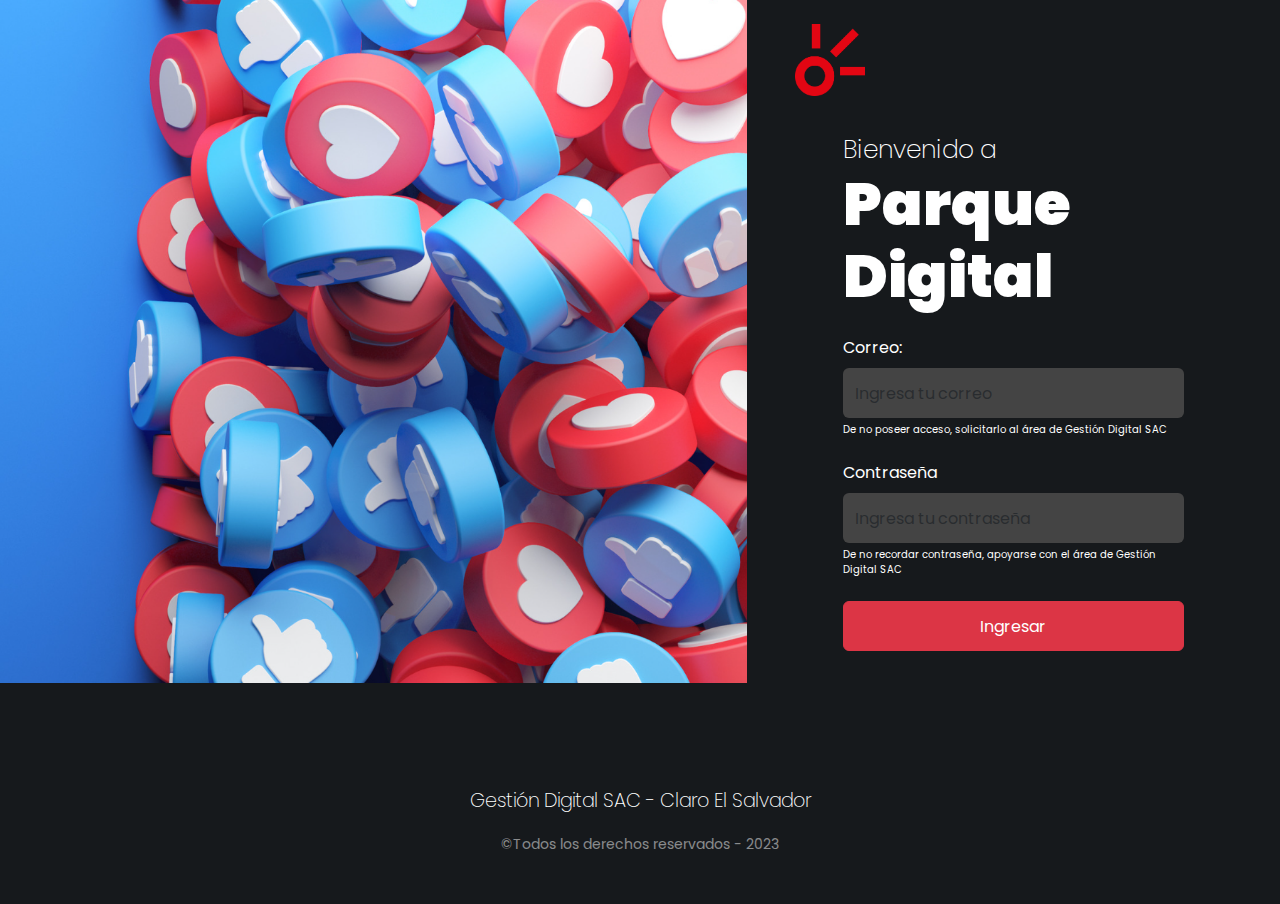
<file: login.html>
<!DOCTYPE html>
<html lang="en">

<head>
    <meta charset="UTF-8">
    <meta http-equiv="X-UA-Compatible" content="IE=edge">
    <meta name="viewport" content="width=device-width, initial-scale=1.0">
    <title>Parque Digital</title>
    <link rel="stylesheet" href="/bootstrap5.3/css/bootstrap.min.css">
    <link rel="preconnect" href="https://fonts.googleapis.com">
    <link rel="preconnect" href="https://fonts.gstatic.com" crossorigin>
    <link href="https://fonts.googleapis.com/css2?family=Poppins:wght@100;200;300;900&display=swap" rel="stylesheet">
    <link rel="stylesheet" href="style.css">

<body class="bg-dark bg-login">
    </head>
    <section>
        <div class="row g-0">
            <div class="col-lg-7 d-none d-lg-block">
                <img src="/images/cover-parque-digital.png" class="img-fluid d-block w-100" alt="cover-login">
            </div>
            <div class="col-lg-5 d-flex">
                <div class="px-lg-5 pt-lg-4 pb-lg-3 p-4 w-100 mb-auto">
                    <img src="/images/icon_claro.png" alt="icon-claro" class="img-fluid-icon">
                    <div class="px-lg-5 py-lg-4 p-4 w-100 align-self-center">
                        <h1 class="title mb-4"><span class="title-intro-1">Bienvenido a</span><br><span
                                class="title-intro-2"> Parque Digital</span></h1>
                        <form>
                            <div class="mb-4">
                                <label for="exampleInputEmail1" class="form-label">Correo:</label>
                                <input type="email" class="form-control bg-dark-x border-0"
                                    placeholder="Ingresa tu correo" id="exampleInputEmail1"
                                    aria-describedby="emailHelp">
                                <div id="emailHelp" class="form-text">De no poseer acceso, solicitarlo al área de
                                    Gestión Digital SAC</div>
                            </div>
                            <div class="mb-4">
                                <label for="exampleInputPassword1" class="form-label">Contraseña</label>
                                <input type="password" class="form-control bg-dark-x border-0"
                                    placeholder="Ingresa tu contraseña" id="exampleInputPassword1">
                                <div id="emailHelp" class="form-text mb-3">
                                    De no recordar contraseña, apoyarse con el área de Gestión Digital SAC
                                </div>
                            </div>
                            <button type="submit" class="btn btn-danger w-100">Ingresar</button>
                        </form>
                    </div>
                </div>
            </div>
        </div>
    </section>
    <!-- Footer -->
    <footer class="bg-dark py-5 mt-5">
        <div class="container text-ligth text-center">
            <p class="text-footer">Gestión Digital SAC - Claro El Salvador</p>
            <small class="text-white-50">&copy;Todos los derechos reservados - 2023</small>
        </div>
    </footer>

    <script src="/bootstrap5.3/js/bootstrap.bundle.min.js"></script>
</body>

</html>
</file>
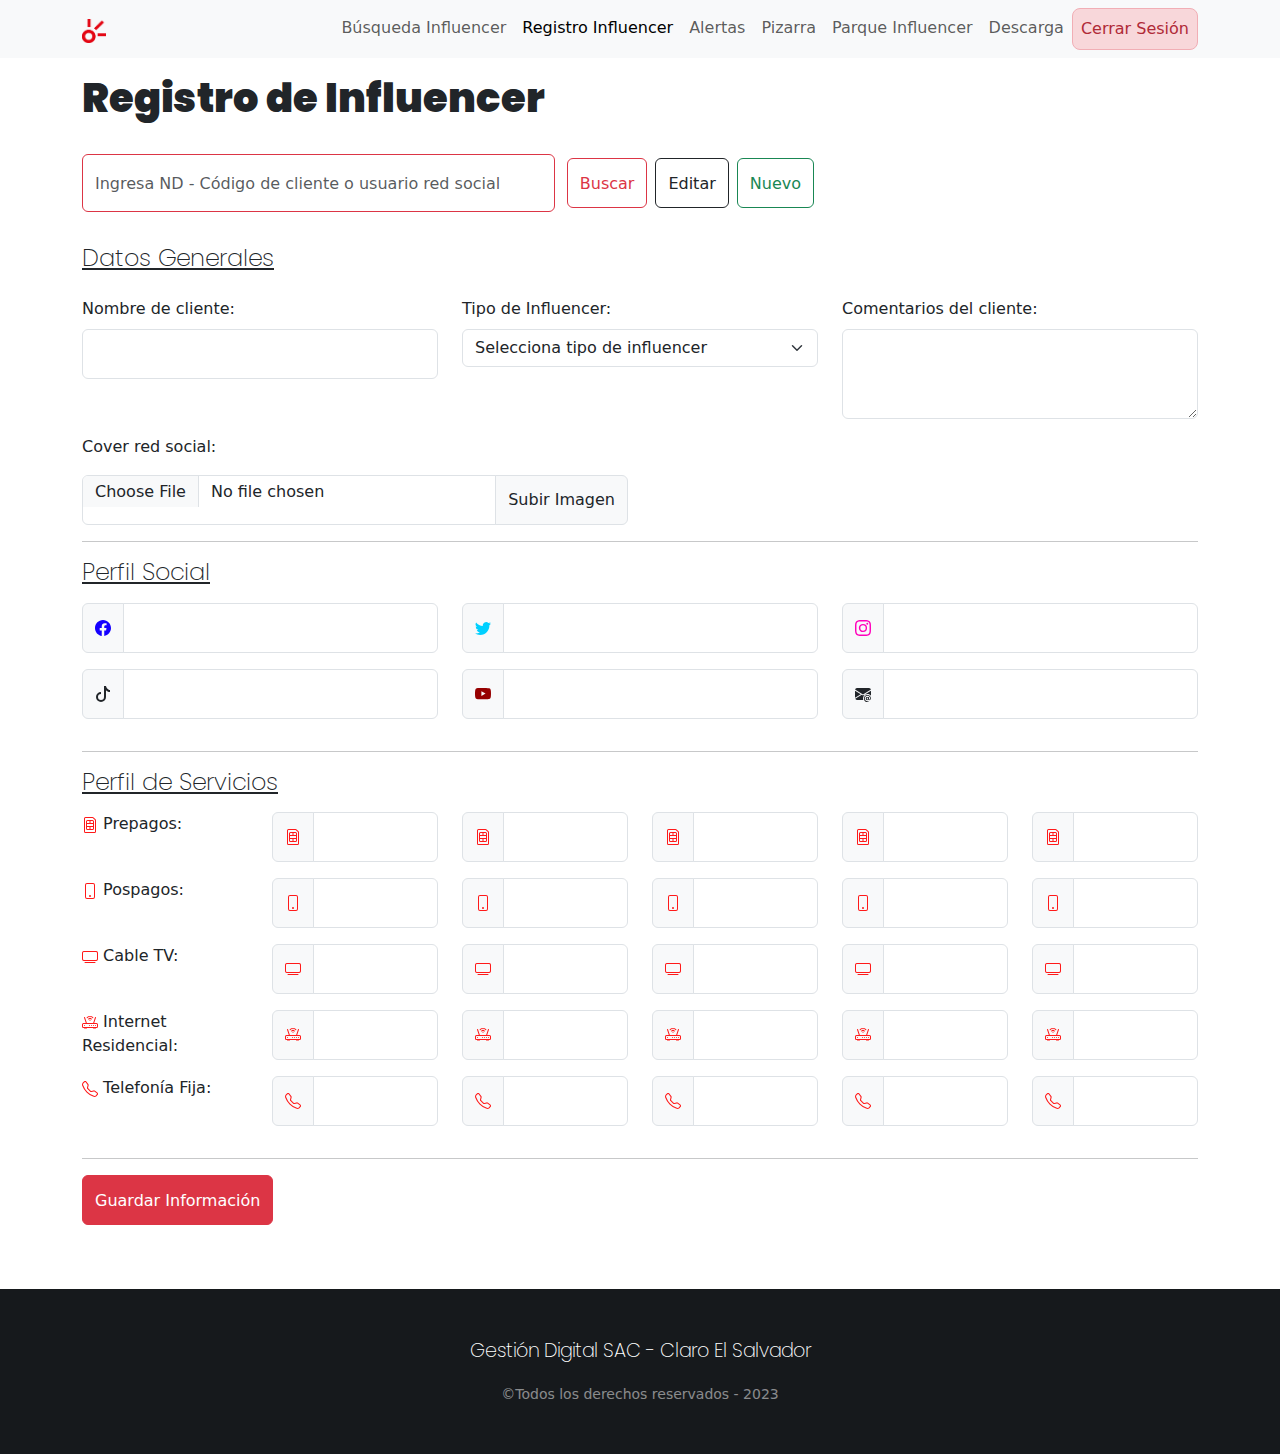
<file: registro.html>
<!DOCTYPE html>
<html lang="en">

<head>
    <meta charset="UTF-8">
    <meta http-equiv="X-UA-Compatible" content="IE=edge">
    <meta name="viewport" content="width=device-width, initial-scale=1.0">
    <title>Registro Influencer</title>
    <link rel="stylesheet" href="/bootstrap5.3/css/bootstrap.min.css">
    <link rel="stylesheet" href="style.css">
    <link rel="preconnect" href="https://fonts.googleapis.com">
    <link rel="preconnect" href="https://fonts.gstatic.com" crossorigin>
    <link href="https://fonts.googleapis.com/css2?family=Poppins:wght@100;200;900&display=swap" rel="stylesheet">
</head>

<body>
    <header>
        <!-- Navbar -->
        <nav class="navbar navbar-expand-lg  bg-body-tertiary sticky-top">
            <div class="container">
                <a class="navbar-brand" href="#">
                    <img src="images/icon_claro.png" alt="icon-claro" width="24" height="24">
                </a>
                <!-- Items Navbar -->
                <button class="navbar-toggler" type="button" data-bs-toggle="collapse" data-bs-target="#navbarNav"
                    aria-controls="navbarNav" aria-expanded="false" aria-label="Toggle navigation">
                    <span class="navbar-toggler-icon"></span>
                </button>
                <div class="collapse navbar-collapse  justify-content-end" id="navbarNav">
                    <ul class="navbar-nav">
                        <li class="nav-item">
                            <a class="nav-link" aria-current="page" href="/busqueda.html">Búsqueda Influencer</a>
                        </li>
                        <li class="nav-item">
                            <a class="nav-link active" href="#">Registro Influencer</a>
                        </li>
                        <li class="nav-item">
                            <a class="nav-link" href="/alertas.html">Alertas</a>
                        </li>
                        <li class="nav-item">
                            <a class="nav-link" href="#">Pizarra</a>
                        </li>
                        <li class="nav-item">
                            <a class="nav-link" href="#">Parque Influencer</a>
                        </li>
                        <li class="nav-item">
                            <a class="nav-link" href="#">Descarga</a>
                        </li>
                        <li class="nav-item">
                            <a class="nav-link text-danger-emphasis bg-danger-subtle border border-danger-subtle rounded-3" href="/index.html">Cerrar Sesión</a>
                        </li>
                    </ul>
                </div>
            </div>
        </nav>
    </header>
    <main>
        <!-- Titulo y Buscador -->
        <div class="container">
            <div class="row">
                <div class="col-12 mt-3">
                    <div>
                        <h1>Registro de Influencer</h1>
                    </div>
                </div>
                <div class="col-12 col-md-12 col-lg-8 mt-4 mb-3">
                    <form class="d-flex" role="search">
                        <input class="form-control me-2 border-danger text-danger-emphasis" type="search"
                            placeholder="Ingresa ND - Código de cliente o usuario red social" aria-label="Search">

                        <button class="btn btn-outline-danger m-1" type="submit">Buscar</button>
                        <button class="btn btn-outline-dark m-1" type="submit">Editar</button>
                        <button class="btn btn-outline-success m-1" type="submit">Nuevo</button>

                    </form>
                </div>
            </div>
        </div>
        <!-- Datos Generales -->
        <div class="container mt-3">
            <h4 class="text-decoration-underline">Datos Generales</h4>
            <div class="row row-cols-1">
                <!-- Nombre - Tipo - Comentarios -->
                <div class="container">
                    <div class="row row-cols-3">
                        <div class="col col-12 col-md-6 col-lg-4">
                            <div>
                                <label for="exampleFormControlInput1" class="form-label mt-3">Nombre de cliente:</label>
                                <input type="text" class="form-control" id="exampleFormControlInput1">
                            </div>
                        </div>
                        <div class="col col-12 col-md-6 col-lg-4">
                            <div>
                                <label for="exampleFormControlInput1" class="form-label mt-3">Tipo de
                                    Influencer:</label>
                                <select class="form-select" aria-label="Default select example">
                                    <option selected>Selecciona tipo de influencer</option>
                                    <option value="1">One</option>
                                    <option value="2">Two</option>
                                    <option value="3">Three</option>
                                </select>
                            </div>
                        </div>
                        <div class="col col-12 col-md-6 col-lg-4">
                            <div>
                                <label for="exampleFormControlTextarea1" class="form-label mt-3">Comentarios del
                                    cliente:</label>
                                <textarea class="form-control" id="exampleFormControlTextarea1" rows="4"></textarea>
                            </div>
                        </div>
                    </div>
                </div>
                <!-- Cover Red Social -->
                <div class="col col-12 col-md-6 col-lg-6 mt-3">
                    <p>Cover red social:</p>
                    <div class="input-group">
                        <input type="file" class="form-control" id="inputGroupFile02">
                        <label class="input-group-text" for="inputGroupFile02">Subir Imagen</label>
                    </div>
                </div>
            </div>
        </div>
        </div>
        <!-- Perfil Social -->
        <div class="container">
            <hr class="mb-3">
            <h4 class="text-decoration-underline">Perfil Social</h4>
            <div class="row row-cols-3 mt-3">
                <div class="col col-12 col-md-6 col-lg-4">
                    <!-- Fb -->
                    <div class="input-group mb-3">
                        <span class="input-group-text" id="inputGroup-sizing-default">
                            <svg xmlns="http://www.w3.org/2000/svg" width="16" height="16" fill="currentColor"
                                class="bi bi-facebook" viewBox="0 0 16 16">
                                <path
                                    d="M16 8.049c0-4.446-3.582-8.05-8-8.05C3.58 0-.002 3.603-.002 8.05c0 4.017 2.926 7.347 6.75 7.951v-5.625h-2.03V8.05H6.75V6.275c0-2.017 1.195-3.131 3.022-3.131.876 0 1.791.157 1.791.157v1.98h-1.009c-.993 0-1.303.621-1.303 1.258v1.51h2.218l-.354 2.326H9.25V16c3.824-.604 6.75-3.934 6.75-7.951z" />
                            </svg>
                        </span>
                        <input type="text" class="form-control" aria-label="Sizing example input"
                            aria-describedby="inputGroup-sizing-default">
                    </div>
                </div>
                <div class="col col-12 col-md-6 col-lg-4">
                    <!-- Tw -->
                    <div class="input-group mb-3">
                        <span class="input-group-text" id="inputGroup-sizing-default">
                            <svg xmlns="http://www.w3.org/2000/svg" width="16" height="16" fill="currentColor"
                                class="bi bi-twitter" viewBox="0 0 16 16">
                                <path
                                    d="M5.026 15c6.038 0 9.341-5.003 9.341-9.334 0-.14 0-.282-.006-.422A6.685 6.685 0 0 0 16 3.542a6.658 6.658 0 0 1-1.889.518 3.301 3.301 0 0 0 1.447-1.817 6.533 6.533 0 0 1-2.087.793A3.286 3.286 0 0 0 7.875 6.03a9.325 9.325 0 0 1-6.767-3.429 3.289 3.289 0 0 0 1.018 4.382A3.323 3.323 0 0 1 .64 6.575v.045a3.288 3.288 0 0 0 2.632 3.218 3.203 3.203 0 0 1-.865.115 3.23 3.23 0 0 1-.614-.057 3.283 3.283 0 0 0 3.067 2.277A6.588 6.588 0 0 1 .78 13.58a6.32 6.32 0 0 1-.78-.045A9.344 9.344 0 0 0 5.026 15z" />
                            </svg>
                        </span>
                        <input type="text" class="form-control" aria-label="Sizing example input"
                            aria-describedby="inputGroup-sizing-default">
                    </div>
                </div>
                <div class="col col-12 col-md-6 col-lg-4">
                    <!-- Ig -->
                    <div class="input-group mb-3">
                        <span class="input-group-text" id="inputGroup-sizing-default">
                            <svg xmlns="http://www.w3.org/2000/svg" width="16" height="16" fill="currentColor"
                                class="bi bi-instagram" viewBox="0 0 16 16">
                                <path
                                    d="M8 0C5.829 0 5.556.01 4.703.048 3.85.088 3.269.222 2.76.42a3.917 3.917 0 0 0-1.417.923A3.927 3.927 0 0 0 .42 2.76C.222 3.268.087 3.85.048 4.7.01 5.555 0 5.827 0 8.001c0 2.172.01 2.444.048 3.297.04.852.174 1.433.372 1.942.205.526.478.972.923 1.417.444.445.89.719 1.416.923.51.198 1.09.333 1.942.372C5.555 15.99 5.827 16 8 16s2.444-.01 3.298-.048c.851-.04 1.434-.174 1.943-.372a3.916 3.916 0 0 0 1.416-.923c.445-.445.718-.891.923-1.417.197-.509.332-1.09.372-1.942C15.99 10.445 16 10.173 16 8s-.01-2.445-.048-3.299c-.04-.851-.175-1.433-.372-1.941a3.926 3.926 0 0 0-.923-1.417A3.911 3.911 0 0 0 13.24.42c-.51-.198-1.092-.333-1.943-.372C10.443.01 10.172 0 7.998 0h.003zm-.717 1.442h.718c2.136 0 2.389.007 3.232.046.78.035 1.204.166 1.486.275.373.145.64.319.92.599.28.28.453.546.598.92.11.281.24.705.275 1.485.039.843.047 1.096.047 3.231s-.008 2.389-.047 3.232c-.035.78-.166 1.203-.275 1.485a2.47 2.47 0 0 1-.599.919c-.28.28-.546.453-.92.598-.28.11-.704.24-1.485.276-.843.038-1.096.047-3.232.047s-2.39-.009-3.233-.047c-.78-.036-1.203-.166-1.485-.276a2.478 2.478 0 0 1-.92-.598 2.48 2.48 0 0 1-.6-.92c-.109-.281-.24-.705-.275-1.485-.038-.843-.046-1.096-.046-3.233 0-2.136.008-2.388.046-3.231.036-.78.166-1.204.276-1.486.145-.373.319-.64.599-.92.28-.28.546-.453.92-.598.282-.11.705-.24 1.485-.276.738-.034 1.024-.044 2.515-.045v.002zm4.988 1.328a.96.96 0 1 0 0 1.92.96.96 0 0 0 0-1.92zm-4.27 1.122a4.109 4.109 0 1 0 0 8.217 4.109 4.109 0 0 0 0-8.217zm0 1.441a2.667 2.667 0 1 1 0 5.334 2.667 2.667 0 0 1 0-5.334z" />
                            </svg>
                        </span>
                        <input type="text" class="form-control" aria-label="Sizing example input"
                            aria-describedby="inputGroup-sizing-default">
                    </div>
                </div>
                <div class="col col-12 col-md-6 col-lg-4">
                    <!-- TikTok -->
                    <div class="input-group mb-3">
                        <span class="input-group-text" id="inputGroup-sizing-default">
                            <svg xmlns="http://www.w3.org/2000/svg" width="16" height="16" fill="currentColor"
                                class="bi bi-tiktok" viewBox="0 0 16 16">
                                <path
                                    d="M9 0h1.98c.144.715.54 1.617 1.235 2.512C12.895 3.389 13.797 4 15 4v2c-1.753 0-3.07-.814-4-1.829V11a5 5 0 1 1-5-5v2a3 3 0 1 0 3 3V0Z" />
                            </svg>
                        </span>
                        <input type="text" class="form-control" aria-label="Sizing example input"
                            aria-describedby="inputGroup-sizing-default">
                    </div>
                </div>
                <div class="col col-12 col-md-6 col-lg-4">
                    <!-- YT -->
                    <div class="input-group mb-3">
                        <span class="input-group-text" id="inputGroup-sizing-default">
                            <svg xmlns="http://www.w3.org/2000/svg" width="16" height="16" fill="currentColor"
                                class="bi bi-youtube" viewBox="0 0 16 16">
                                <path
                                    d="M8.051 1.999h.089c.822.003 4.987.033 6.11.335a2.01 2.01 0 0 1 1.415 1.42c.101.38.172.883.22 1.402l.01.104.022.26.008.104c.065.914.073 1.77.074 1.957v.075c-.001.194-.01 1.108-.082 2.06l-.008.105-.009.104c-.05.572-.124 1.14-.235 1.558a2.007 2.007 0 0 1-1.415 1.42c-1.16.312-5.569.334-6.18.335h-.142c-.309 0-1.587-.006-2.927-.052l-.17-.006-.087-.004-.171-.007-.171-.007c-1.11-.049-2.167-.128-2.654-.26a2.007 2.007 0 0 1-1.415-1.419c-.111-.417-.185-.986-.235-1.558L.09 9.82l-.008-.104A31.4 31.4 0 0 1 0 7.68v-.123c.002-.215.01-.958.064-1.778l.007-.103.003-.052.008-.104.022-.26.01-.104c.048-.519.119-1.023.22-1.402a2.007 2.007 0 0 1 1.415-1.42c.487-.13 1.544-.21 2.654-.26l.17-.007.172-.006.086-.003.171-.007A99.788 99.788 0 0 1 7.858 2h.193zM6.4 5.209v4.818l4.157-2.408L6.4 5.209z" />
                            </svg>
                        </span>
                        <input type="text" class="form-control" aria-label="Sizing example input"
                            aria-describedby="inputGroup-sizing-default">
                    </div>
                </div>
                <div class="col col-12 col-md-6 col-lg-4">
                    <!-- Mail -->
                    <div class="input-group mb-3">
                        <span class="input-group-text" id="inputGroup-sizing-default">
                            <svg xmlns="http://www.w3.org/2000/svg" width="16" height="16" fill="currentColor"
                                class="bi bi-envelope-at-fill" viewBox="0 0 16 16">
                                <path
                                    d="M2 2A2 2 0 0 0 .05 3.555L8 8.414l7.95-4.859A2 2 0 0 0 14 2H2Zm-2 9.8V4.698l5.803 3.546L0 11.801Zm6.761-2.97-6.57 4.026A2 2 0 0 0 2 14h6.256A4.493 4.493 0 0 1 8 12.5a4.49 4.49 0 0 1 1.606-3.446l-.367-.225L8 9.586l-1.239-.757ZM16 9.671V4.697l-5.803 3.546.338.208A4.482 4.482 0 0 1 12.5 8c1.414 0 2.675.652 3.5 1.671Z" />
                                <path
                                    d="M15.834 12.244c0 1.168-.577 2.025-1.587 2.025-.503 0-1.002-.228-1.12-.648h-.043c-.118.416-.543.643-1.015.643-.77 0-1.259-.542-1.259-1.434v-.529c0-.844.481-1.4 1.26-1.4.585 0 .87.333.953.63h.03v-.568h.905v2.19c0 .272.18.42.411.42.315 0 .639-.415.639-1.39v-.118c0-1.277-.95-2.326-2.484-2.326h-.04c-1.582 0-2.64 1.067-2.64 2.724v.157c0 1.867 1.237 2.654 2.57 2.654h.045c.507 0 .935-.07 1.18-.18v.731c-.219.1-.643.175-1.237.175h-.044C10.438 16 9 14.82 9 12.646v-.214C9 10.36 10.421 9 12.485 9h.035c2.12 0 3.314 1.43 3.314 3.034v.21Zm-4.04.21v.227c0 .586.227.8.581.8.31 0 .564-.17.564-.743v-.367c0-.516-.275-.708-.572-.708-.346 0-.573.245-.573.791Z" />
                            </svg>
                        </span>
                        <input type="text" class="form-control" aria-label="Sizing example input"
                            aria-describedby="inputGroup-sizing-default">
                    </div>
                </div>
            </div>
        </div>
        <!-- Perfil de Servicios -->
        <div class="container">
            <hr class="mt-3">
            <h4 class="text-decoration-underline mb-3">Perfil de Servicios</h4>
            <div class="row row-cols-lg-6">
                <!-- Prepago -->
                <div class="col mb-3"><span>
                        <svg xmlns="http://www.w3.org/2000/svg" width="16" height="16" fill="currentColor"
                            class="bi bi-sim" viewBox="0 0 16 16">
                            <path
                                d="M2 1.5A1.5 1.5 0 0 1 3.5 0h7.086a1.5 1.5 0 0 1 1.06.44l1.915 1.914A1.5 1.5 0 0 1 14 3.414V14.5a1.5 1.5 0 0 1-1.5 1.5h-9A1.5 1.5 0 0 1 2 14.5v-13zM3.5 1a.5.5 0 0 0-.5.5v13a.5.5 0 0 0 .5.5h9a.5.5 0 0 0 .5-.5V3.414a.5.5 0 0 0-.146-.353l-1.915-1.915A.5.5 0 0 0 10.586 1H3.5z" />
                            <path
                                d="M5.5 4a.5.5 0 0 0-.5.5V6h2.5V4h-2zm3 0v2H11V4.5a.5.5 0 0 0-.5-.5h-2zM11 7H5v2h6V7zm0 3H8.5v2h2a.5.5 0 0 0 .5-.5V10zm-3.5 2v-2H5v1.5a.5.5 0 0 0 .5.5h2zM4 4.5A1.5 1.5 0 0 1 5.5 3h5A1.5 1.5 0 0 1 12 4.5v7a1.5 1.5 0 0 1-1.5 1.5h-5A1.5 1.5 0 0 1 4 11.5v-7z" />
                        </svg>
                    </span><span class="title-product">Prepagos:</span></div>
                <!-- Prepago 1 -->
                <div class="col col-12 col-md-4 col-lg-2">
                    <div class="input-group mb-3">
                        <span class="input-group-text" id="basic-addon1">
                            <svg xmlns="http://www.w3.org/2000/svg" width="16" height="16" fill="currentColor"
                                class="bi bi-sim" viewBox="0 0 16 16">
                                <path
                                    d="M2 1.5A1.5 1.5 0 0 1 3.5 0h7.086a1.5 1.5 0 0 1 1.06.44l1.915 1.914A1.5 1.5 0 0 1 14 3.414V14.5a1.5 1.5 0 0 1-1.5 1.5h-9A1.5 1.5 0 0 1 2 14.5v-13zM3.5 1a.5.5 0 0 0-.5.5v13a.5.5 0 0 0 .5.5h9a.5.5 0 0 0 .5-.5V3.414a.5.5 0 0 0-.146-.353l-1.915-1.915A.5.5 0 0 0 10.586 1H3.5z" />
                                <path
                                    d="M5.5 4a.5.5 0 0 0-.5.5V6h2.5V4h-2zm3 0v2H11V4.5a.5.5 0 0 0-.5-.5h-2zM11 7H5v2h6V7zm0 3H8.5v2h2a.5.5 0 0 0 .5-.5V10zm-3.5 2v-2H5v1.5a.5.5 0 0 0 .5.5h2zM4 4.5A1.5 1.5 0 0 1 5.5 3h5A1.5 1.5 0 0 1 12 4.5v7a1.5 1.5 0 0 1-1.5 1.5h-5A1.5 1.5 0 0 1 4 11.5v-7z" />
                            </svg>
                        </span>
                        <input type="text" class="form-control" aria-describedby="basic-addon1">
                    </div>
                </div>
                <!-- Prepago 2 -->
                <div class="col col-12 col-md-4 col-lg-2">
                    <div class="input-group mb-3">
                        <span class="input-group-text" id="basic-addon1">
                            <svg xmlns="http://www.w3.org/2000/svg" width="16" height="16" fill="currentColor"
                                class="bi bi-sim" viewBox="0 0 16 16">
                                <path
                                    d="M2 1.5A1.5 1.5 0 0 1 3.5 0h7.086a1.5 1.5 0 0 1 1.06.44l1.915 1.914A1.5 1.5 0 0 1 14 3.414V14.5a1.5 1.5 0 0 1-1.5 1.5h-9A1.5 1.5 0 0 1 2 14.5v-13zM3.5 1a.5.5 0 0 0-.5.5v13a.5.5 0 0 0 .5.5h9a.5.5 0 0 0 .5-.5V3.414a.5.5 0 0 0-.146-.353l-1.915-1.915A.5.5 0 0 0 10.586 1H3.5z" />
                                <path
                                    d="M5.5 4a.5.5 0 0 0-.5.5V6h2.5V4h-2zm3 0v2H11V4.5a.5.5 0 0 0-.5-.5h-2zM11 7H5v2h6V7zm0 3H8.5v2h2a.5.5 0 0 0 .5-.5V10zm-3.5 2v-2H5v1.5a.5.5 0 0 0 .5.5h2zM4 4.5A1.5 1.5 0 0 1 5.5 3h5A1.5 1.5 0 0 1 12 4.5v7a1.5 1.5 0 0 1-1.5 1.5h-5A1.5 1.5 0 0 1 4 11.5v-7z" />
                            </svg>
                        </span>
                        <input type="text" class="form-control" aria-describedby="basic-addon1">
                    </div>
                </div>
                <!-- Prepago 3 -->
                <div class="col col-12 col-md-4 col-lg-2">
                    <div class="input-group mb-3">
                        <span class="input-group-text" id="basic-addon1">
                            <svg xmlns="http://www.w3.org/2000/svg" width="16" height="16" fill="currentColor"
                                class="bi bi-sim" viewBox="0 0 16 16">
                                <path
                                    d="M2 1.5A1.5 1.5 0 0 1 3.5 0h7.086a1.5 1.5 0 0 1 1.06.44l1.915 1.914A1.5 1.5 0 0 1 14 3.414V14.5a1.5 1.5 0 0 1-1.5 1.5h-9A1.5 1.5 0 0 1 2 14.5v-13zM3.5 1a.5.5 0 0 0-.5.5v13a.5.5 0 0 0 .5.5h9a.5.5 0 0 0 .5-.5V3.414a.5.5 0 0 0-.146-.353l-1.915-1.915A.5.5 0 0 0 10.586 1H3.5z" />
                                <path
                                    d="M5.5 4a.5.5 0 0 0-.5.5V6h2.5V4h-2zm3 0v2H11V4.5a.5.5 0 0 0-.5-.5h-2zM11 7H5v2h6V7zm0 3H8.5v2h2a.5.5 0 0 0 .5-.5V10zm-3.5 2v-2H5v1.5a.5.5 0 0 0 .5.5h2zM4 4.5A1.5 1.5 0 0 1 5.5 3h5A1.5 1.5 0 0 1 12 4.5v7a1.5 1.5 0 0 1-1.5 1.5h-5A1.5 1.5 0 0 1 4 11.5v-7z" />
                            </svg>
                        </span>
                        <input type="text" class="form-control" aria-describedby="basic-addon1">
                    </div>
                </div>
                <!-- Prepago 4 -->
                <div class="col col-12 col-md-4 col-lg-2">
                    <div class="input-group mb-3">
                        <span class="input-group-text" id="basic-addon1">
                            <svg xmlns="http://www.w3.org/2000/svg" width="16" height="16" fill="currentColor"
                                class="bi bi-sim" viewBox="0 0 16 16">
                                <path
                                    d="M2 1.5A1.5 1.5 0 0 1 3.5 0h7.086a1.5 1.5 0 0 1 1.06.44l1.915 1.914A1.5 1.5 0 0 1 14 3.414V14.5a1.5 1.5 0 0 1-1.5 1.5h-9A1.5 1.5 0 0 1 2 14.5v-13zM3.5 1a.5.5 0 0 0-.5.5v13a.5.5 0 0 0 .5.5h9a.5.5 0 0 0 .5-.5V3.414a.5.5 0 0 0-.146-.353l-1.915-1.915A.5.5 0 0 0 10.586 1H3.5z" />
                                <path
                                    d="M5.5 4a.5.5 0 0 0-.5.5V6h2.5V4h-2zm3 0v2H11V4.5a.5.5 0 0 0-.5-.5h-2zM11 7H5v2h6V7zm0 3H8.5v2h2a.5.5 0 0 0 .5-.5V10zm-3.5 2v-2H5v1.5a.5.5 0 0 0 .5.5h2zM4 4.5A1.5 1.5 0 0 1 5.5 3h5A1.5 1.5 0 0 1 12 4.5v7a1.5 1.5 0 0 1-1.5 1.5h-5A1.5 1.5 0 0 1 4 11.5v-7z" />
                            </svg>
                        </span>
                        <input type="text" class="form-control" aria-describedby="basic-addon1">
                    </div>
                </div>
                <!-- Prepago 5 -->
                <div class="col col-12 col-md-4 col-lg-2">
                    <div class="input-group mb-3">
                        <span class="input-group-text" id="basic-addon1">
                            <svg xmlns="http://www.w3.org/2000/svg" width="16" height="16" fill="currentColor"
                                class="bi bi-sim" viewBox="0 0 16 16">
                                <path
                                    d="M2 1.5A1.5 1.5 0 0 1 3.5 0h7.086a1.5 1.5 0 0 1 1.06.44l1.915 1.914A1.5 1.5 0 0 1 14 3.414V14.5a1.5 1.5 0 0 1-1.5 1.5h-9A1.5 1.5 0 0 1 2 14.5v-13zM3.5 1a.5.5 0 0 0-.5.5v13a.5.5 0 0 0 .5.5h9a.5.5 0 0 0 .5-.5V3.414a.5.5 0 0 0-.146-.353l-1.915-1.915A.5.5 0 0 0 10.586 1H3.5z" />
                                <path
                                    d="M5.5 4a.5.5 0 0 0-.5.5V6h2.5V4h-2zm3 0v2H11V4.5a.5.5 0 0 0-.5-.5h-2zM11 7H5v2h6V7zm0 3H8.5v2h2a.5.5 0 0 0 .5-.5V10zm-3.5 2v-2H5v1.5a.5.5 0 0 0 .5.5h2zM4 4.5A1.5 1.5 0 0 1 5.5 3h5A1.5 1.5 0 0 1 12 4.5v7a1.5 1.5 0 0 1-1.5 1.5h-5A1.5 1.5 0 0 1 4 11.5v-7z" />
                            </svg>
                        </span>
                        <input type="text" class="form-control" aria-describedby="basic-addon1">
                    </div>
                </div>
                <!-- Pospago -->
                <div class="col col-12 col-md-4 col-lg-2 mb-3"><span><svg xmlns="http://www.w3.org/2000/svg" width="16"
                            height="16" fill="currentColor" class="bi bi-phone" viewBox="0 0 16 16">
                            <path
                                d="M11 1a1 1 0 0 1 1 1v12a1 1 0 0 1-1 1H5a1 1 0 0 1-1-1V2a1 1 0 0 1 1-1h6zM5 0a2 2 0 0 0-2 2v12a2 2 0 0 0 2 2h6a2 2 0 0 0 2-2V2a2 2 0 0 0-2-2H5z" />
                            <path d="M8 14a1 1 0 1 0 0-2 1 1 0 0 0 0 2z" />
                        </svg>
                    </span><span class="title-product"> Pospagos:</span></div>
                <!-- Pospago 1 -->
                <div class="col col-12 col-md-4 col-lg-2">
                    <div class="input-group mb-3">
                        <span class="input-group-text" id="basic-addon1">
                            <svg xmlns="http://www.w3.org/2000/svg" width="16" height="16" fill="currentColor"
                                class="bi bi-phone" viewBox="0 0 16 16">
                                <path
                                    d="M11 1a1 1 0 0 1 1 1v12a1 1 0 0 1-1 1H5a1 1 0 0 1-1-1V2a1 1 0 0 1 1-1h6zM5 0a2 2 0 0 0-2 2v12a2 2 0 0 0 2 2h6a2 2 0 0 0 2-2V2a2 2 0 0 0-2-2H5z" />
                                <path d="M8 14a1 1 0 1 0 0-2 1 1 0 0 0 0 2z" />
                            </svg>
                        </span>
                        <input type="text" class="form-control" aria-describedby="basic-addon1">
                    </div>
                </div>
                <!-- Pospago 2 -->
                <div class="col col-12 col-md-4 col-lg-2">
                    <div class="input-group mb-3">
                        <span class="input-group-text" id="basic-addon1">
                            <svg xmlns="http://www.w3.org/2000/svg" width="16" height="16" fill="currentColor"
                                class="bi bi-phone" viewBox="0 0 16 16">
                                <path
                                    d="M11 1a1 1 0 0 1 1 1v12a1 1 0 0 1-1 1H5a1 1 0 0 1-1-1V2a1 1 0 0 1 1-1h6zM5 0a2 2 0 0 0-2 2v12a2 2 0 0 0 2 2h6a2 2 0 0 0 2-2V2a2 2 0 0 0-2-2H5z" />
                                <path d="M8 14a1 1 0 1 0 0-2 1 1 0 0 0 0 2z" />
                            </svg>
                        </span>
                        <input type="text" class="form-control" aria-describedby="basic-addon1">
                    </div>
                </div>
                <!-- Pospago 3 -->
                <div class="col col-12 col-md-4 col-lg-2">
                    <div class="input-group mb-3">
                        <span class="input-group-text" id="basic-addon1">
                            <svg xmlns="http://www.w3.org/2000/svg" width="16" height="16" fill="currentColor"
                                class="bi bi-phone" viewBox="0 0 16 16">
                                <path
                                    d="M11 1a1 1 0 0 1 1 1v12a1 1 0 0 1-1 1H5a1 1 0 0 1-1-1V2a1 1 0 0 1 1-1h6zM5 0a2 2 0 0 0-2 2v12a2 2 0 0 0 2 2h6a2 2 0 0 0 2-2V2a2 2 0 0 0-2-2H5z" />
                                <path d="M8 14a1 1 0 1 0 0-2 1 1 0 0 0 0 2z" />
                            </svg>
                        </span>
                        <input type="text" class="form-control" aria-describedby="basic-addon1">
                    </div>
                </div>
                <!-- Pospago 4 -->
                <div class="col col-12 col-md-4 col-lg-2">
                    <div class="input-group mb-3">
                        <span class="input-group-text" id="basic-addon1">
                            <svg xmlns="http://www.w3.org/2000/svg" width="16" height="16" fill="currentColor"
                                class="bi bi-phone" viewBox="0 0 16 16">
                                <path
                                    d="M11 1a1 1 0 0 1 1 1v12a1 1 0 0 1-1 1H5a1 1 0 0 1-1-1V2a1 1 0 0 1 1-1h6zM5 0a2 2 0 0 0-2 2v12a2 2 0 0 0 2 2h6a2 2 0 0 0 2-2V2a2 2 0 0 0-2-2H5z" />
                                <path d="M8 14a1 1 0 1 0 0-2 1 1 0 0 0 0 2z" />
                            </svg>
                        </span>
                        <input type="text" class="form-control" aria-describedby="basic-addon1">
                    </div>
                </div>
                <!-- Pospago 5 -->
                <div class="col col-12 col-md-4 col-lg-2">
                    <div class="input-group mb-3">
                        <span class="input-group-text" id="basic-addon1">
                            <svg xmlns="http://www.w3.org/2000/svg" width="16" height="16" fill="currentColor"
                                class="bi bi-phone" viewBox="0 0 16 16">
                                <path
                                    d="M11 1a1 1 0 0 1 1 1v12a1 1 0 0 1-1 1H5a1 1 0 0 1-1-1V2a1 1 0 0 1 1-1h6zM5 0a2 2 0 0 0-2 2v12a2 2 0 0 0 2 2h6a2 2 0 0 0 2-2V2a2 2 0 0 0-2-2H5z" />
                                <path d="M8 14a1 1 0 1 0 0-2 1 1 0 0 0 0 2z" />
                            </svg>
                        </span>
                        <input type="text" class="form-control" aria-describedby="basic-addon1">
                    </div>
                </div>
                <!-- TV -->
                <div class="col col-12 col-md-4 col-lg-2 mb-3"><span><svg xmlns="http://www.w3.org/2000/svg" width="16"
                            height="16" fill="currentColor" class="bi bi-tv" viewBox="0 0 16 16">
                            <path
                                d="M2.5 13.5A.5.5 0 0 1 3 13h10a.5.5 0 0 1 0 1H3a.5.5 0 0 1-.5-.5zM13.991 3l.024.001a1.46 1.46 0 0 1 .538.143.757.757 0 0 1 .302.254c.067.1.145.277.145.602v5.991l-.001.024a1.464 1.464 0 0 1-.143.538.758.758 0 0 1-.254.302c-.1.067-.277.145-.602.145H2.009l-.024-.001a1.464 1.464 0 0 1-.538-.143.758.758 0 0 1-.302-.254C1.078 10.502 1 10.325 1 10V4.009l.001-.024a1.46 1.46 0 0 1 .143-.538.758.758 0 0 1 .254-.302C1.498 3.078 1.675 3 2 3h11.991zM14 2H2C0 2 0 4 0 4v6c0 2 2 2 2 2h12c2 0 2-2 2-2V4c0-2-2-2-2-2z" />
                        </svg></span><span class="title-product"> Cable TV:</span></div>
                <!-- TV1 -->
                <div class="col col-12 col-md-4 col-lg-2">
                    <div class="input-group mb-3">
                        <span class="input-group-text" id="basic-addon1">
                            <svg xmlns="http://www.w3.org/2000/svg" width="16" height="16" fill="currentColor"
                                class="bi bi-tv" viewBox="0 0 16 16">
                                <path
                                    d="M2.5 13.5A.5.5 0 0 1 3 13h10a.5.5 0 0 1 0 1H3a.5.5 0 0 1-.5-.5zM13.991 3l.024.001a1.46 1.46 0 0 1 .538.143.757.757 0 0 1 .302.254c.067.1.145.277.145.602v5.991l-.001.024a1.464 1.464 0 0 1-.143.538.758.758 0 0 1-.254.302c-.1.067-.277.145-.602.145H2.009l-.024-.001a1.464 1.464 0 0 1-.538-.143.758.758 0 0 1-.302-.254C1.078 10.502 1 10.325 1 10V4.009l.001-.024a1.46 1.46 0 0 1 .143-.538.758.758 0 0 1 .254-.302C1.498 3.078 1.675 3 2 3h11.991zM14 2H2C0 2 0 4 0 4v6c0 2 2 2 2 2h12c2 0 2-2 2-2V4c0-2-2-2-2-2z" />
                            </svg>
                        </span>
                        <input type="text" class="form-control" aria-describedby="basic-addon1">
                    </div>
                </div>
                <!-- TV2 -->
                <div class="col col-12 col-md-4 col-lg-2">
                    <div class="input-group mb-3">
                        <span class="input-group-text" id="basic-addon1">
                            <svg xmlns="http://www.w3.org/2000/svg" width="16" height="16" fill="currentColor"
                                class="bi bi-tv" viewBox="0 0 16 16">
                                <path
                                    d="M2.5 13.5A.5.5 0 0 1 3 13h10a.5.5 0 0 1 0 1H3a.5.5 0 0 1-.5-.5zM13.991 3l.024.001a1.46 1.46 0 0 1 .538.143.757.757 0 0 1 .302.254c.067.1.145.277.145.602v5.991l-.001.024a1.464 1.464 0 0 1-.143.538.758.758 0 0 1-.254.302c-.1.067-.277.145-.602.145H2.009l-.024-.001a1.464 1.464 0 0 1-.538-.143.758.758 0 0 1-.302-.254C1.078 10.502 1 10.325 1 10V4.009l.001-.024a1.46 1.46 0 0 1 .143-.538.758.758 0 0 1 .254-.302C1.498 3.078 1.675 3 2 3h11.991zM14 2H2C0 2 0 4 0 4v6c0 2 2 2 2 2h12c2 0 2-2 2-2V4c0-2-2-2-2-2z" />
                            </svg>
                        </span>
                        <input type="text" class="form-control" aria-describedby="basic-addon1">
                    </div>
                </div>
                <!-- TV3 -->
                <div class="col col-12 col-md-4 col-lg-2">
                    <div class="input-group mb-3">
                        <span class="input-group-text" id="basic-addon1">
                            <svg xmlns="http://www.w3.org/2000/svg" width="16" height="16" fill="currentColor"
                                class="bi bi-tv" viewBox="0 0 16 16">
                                <path
                                    d="M2.5 13.5A.5.5 0 0 1 3 13h10a.5.5 0 0 1 0 1H3a.5.5 0 0 1-.5-.5zM13.991 3l.024.001a1.46 1.46 0 0 1 .538.143.757.757 0 0 1 .302.254c.067.1.145.277.145.602v5.991l-.001.024a1.464 1.464 0 0 1-.143.538.758.758 0 0 1-.254.302c-.1.067-.277.145-.602.145H2.009l-.024-.001a1.464 1.464 0 0 1-.538-.143.758.758 0 0 1-.302-.254C1.078 10.502 1 10.325 1 10V4.009l.001-.024a1.46 1.46 0 0 1 .143-.538.758.758 0 0 1 .254-.302C1.498 3.078 1.675 3 2 3h11.991zM14 2H2C0 2 0 4 0 4v6c0 2 2 2 2 2h12c2 0 2-2 2-2V4c0-2-2-2-2-2z" />
                            </svg>
                        </span>
                        <input type="text" class="form-control" aria-describedby="basic-addon1">
                    </div>
                </div>
                <!-- TV4 -->
                <div class="col col-12 col-md-4 col-lg-2">
                    <div class="input-group mb-3">
                        <span class="input-group-text" id="basic-addon1">
                            <svg xmlns="http://www.w3.org/2000/svg" width="16" height="16" fill="currentColor"
                                class="bi bi-tv" viewBox="0 0 16 16">
                                <path
                                    d="M2.5 13.5A.5.5 0 0 1 3 13h10a.5.5 0 0 1 0 1H3a.5.5 0 0 1-.5-.5zM13.991 3l.024.001a1.46 1.46 0 0 1 .538.143.757.757 0 0 1 .302.254c.067.1.145.277.145.602v5.991l-.001.024a1.464 1.464 0 0 1-.143.538.758.758 0 0 1-.254.302c-.1.067-.277.145-.602.145H2.009l-.024-.001a1.464 1.464 0 0 1-.538-.143.758.758 0 0 1-.302-.254C1.078 10.502 1 10.325 1 10V4.009l.001-.024a1.46 1.46 0 0 1 .143-.538.758.758 0 0 1 .254-.302C1.498 3.078 1.675 3 2 3h11.991zM14 2H2C0 2 0 4 0 4v6c0 2 2 2 2 2h12c2 0 2-2 2-2V4c0-2-2-2-2-2z" />
                            </svg>
                        </span>
                        <input type="text" class="form-control" aria-describedby="basic-addon1">
                    </div>
                </div>
                <!-- TV5 -->
                <div class="col col-12 col-md-4 col-lg-2">
                    <div class="input-group mb-3">
                        <span class="input-group-text" id="basic-addon1">
                            <svg xmlns="http://www.w3.org/2000/svg" width="16" height="16" fill="currentColor"
                                class="bi bi-tv" viewBox="0 0 16 16">
                                <path
                                    d="M2.5 13.5A.5.5 0 0 1 3 13h10a.5.5 0 0 1 0 1H3a.5.5 0 0 1-.5-.5zM13.991 3l.024.001a1.46 1.46 0 0 1 .538.143.757.757 0 0 1 .302.254c.067.1.145.277.145.602v5.991l-.001.024a1.464 1.464 0 0 1-.143.538.758.758 0 0 1-.254.302c-.1.067-.277.145-.602.145H2.009l-.024-.001a1.464 1.464 0 0 1-.538-.143.758.758 0 0 1-.302-.254C1.078 10.502 1 10.325 1 10V4.009l.001-.024a1.46 1.46 0 0 1 .143-.538.758.758 0 0 1 .254-.302C1.498 3.078 1.675 3 2 3h11.991zM14 2H2C0 2 0 4 0 4v6c0 2 2 2 2 2h12c2 0 2-2 2-2V4c0-2-2-2-2-2z" />
                            </svg>
                        </span>
                        <input type="text" class="form-control" aria-describedby="basic-addon1">
                    </div>
                </div>
                <!-- Internet -->
                <div class="col col-12 col-md-4 col-lg-2 mb-3"><span><svg xmlns="http://www.w3.org/2000/svg" width="16"
                            height="16" fill="currentColor" class="bi bi-router" viewBox="0 0 16 16">
                            <path
                                d="M5.525 3.025a3.5 3.5 0 0 1 4.95 0 .5.5 0 1 0 .707-.707 4.5 4.5 0 0 0-6.364 0 .5.5 0 0 0 .707.707Z" />
                            <path
                                d="M6.94 4.44a1.5 1.5 0 0 1 2.12 0 .5.5 0 0 0 .708-.708 2.5 2.5 0 0 0-3.536 0 .5.5 0 0 0 .707.707ZM2.5 11a.5.5 0 1 1 0-1 .5.5 0 0 1 0 1Zm4.5-.5a.5.5 0 1 0 1 0 .5.5 0 0 0-1 0Zm2.5.5a.5.5 0 1 1 0-1 .5.5 0 0 1 0 1Zm1.5-.5a.5.5 0 1 0 1 0 .5.5 0 0 0-1 0Zm2 0a.5.5 0 1 0 1 0 .5.5 0 0 0-1 0Z" />
                            <path
                                d="M2.974 2.342a.5.5 0 1 0-.948.316L3.806 8H1.5A1.5 1.5 0 0 0 0 9.5v2A1.5 1.5 0 0 0 1.5 13H2a.5.5 0 0 0 .5.5h2A.5.5 0 0 0 5 13h6a.5.5 0 0 0 .5.5h2a.5.5 0 0 0 .5-.5h.5a1.5 1.5 0 0 0 1.5-1.5v-2A1.5 1.5 0 0 0 14.5 8h-2.306l1.78-5.342a.5.5 0 1 0-.948-.316L11.14 8H4.86L2.974 2.342ZM14.5 9a.5.5 0 0 1 .5.5v2a.5.5 0 0 1-.5.5h-13a.5.5 0 0 1-.5-.5v-2a.5.5 0 0 1 .5-.5h13Z" />
                            <path d="M8.5 5.5a.5.5 0 1 1-1 0 .5.5 0 0 1 1 0Z" />
                        </svg></span><span class="title-product"> Internet Residencial:</span></div>
                <!-- Internet1 -->
                <div class="col col-12 col-md-4 col-lg-2">
                    <div class="input-group mb-3">
                        <span class="input-group-text" id="basic-addon1">
                            <svg xmlns="http://www.w3.org/2000/svg" width="16" height="16" fill="currentColor"
                                class="bi bi-router" viewBox="0 0 16 16">
                                <path
                                    d="M5.525 3.025a3.5 3.5 0 0 1 4.95 0 .5.5 0 1 0 .707-.707 4.5 4.5 0 0 0-6.364 0 .5.5 0 0 0 .707.707Z" />
                                <path
                                    d="M6.94 4.44a1.5 1.5 0 0 1 2.12 0 .5.5 0 0 0 .708-.708 2.5 2.5 0 0 0-3.536 0 .5.5 0 0 0 .707.707ZM2.5 11a.5.5 0 1 1 0-1 .5.5 0 0 1 0 1Zm4.5-.5a.5.5 0 1 0 1 0 .5.5 0 0 0-1 0Zm2.5.5a.5.5 0 1 1 0-1 .5.5 0 0 1 0 1Zm1.5-.5a.5.5 0 1 0 1 0 .5.5 0 0 0-1 0Zm2 0a.5.5 0 1 0 1 0 .5.5 0 0 0-1 0Z" />
                                <path
                                    d="M2.974 2.342a.5.5 0 1 0-.948.316L3.806 8H1.5A1.5 1.5 0 0 0 0 9.5v2A1.5 1.5 0 0 0 1.5 13H2a.5.5 0 0 0 .5.5h2A.5.5 0 0 0 5 13h6a.5.5 0 0 0 .5.5h2a.5.5 0 0 0 .5-.5h.5a1.5 1.5 0 0 0 1.5-1.5v-2A1.5 1.5 0 0 0 14.5 8h-2.306l1.78-5.342a.5.5 0 1 0-.948-.316L11.14 8H4.86L2.974 2.342ZM14.5 9a.5.5 0 0 1 .5.5v2a.5.5 0 0 1-.5.5h-13a.5.5 0 0 1-.5-.5v-2a.5.5 0 0 1 .5-.5h13Z" />
                                <path d="M8.5 5.5a.5.5 0 1 1-1 0 .5.5 0 0 1 1 0Z" />
                            </svg>
                        </span>
                        <input type="text" class="form-control" aria-describedby="basic-addon1">
                    </div>
                </div>
                <!-- Internet2 -->
                <div class="col col-12 col-md-4 col-lg-2">
                    <div class="input-group mb-3">
                        <span class="input-group-text" id="basic-addon1">
                            <svg xmlns="http://www.w3.org/2000/svg" width="16" height="16" fill="currentColor"
                                class="bi bi-router" viewBox="0 0 16 16">
                                <path
                                    d="M5.525 3.025a3.5 3.5 0 0 1 4.95 0 .5.5 0 1 0 .707-.707 4.5 4.5 0 0 0-6.364 0 .5.5 0 0 0 .707.707Z" />
                                <path
                                    d="M6.94 4.44a1.5 1.5 0 0 1 2.12 0 .5.5 0 0 0 .708-.708 2.5 2.5 0 0 0-3.536 0 .5.5 0 0 0 .707.707ZM2.5 11a.5.5 0 1 1 0-1 .5.5 0 0 1 0 1Zm4.5-.5a.5.5 0 1 0 1 0 .5.5 0 0 0-1 0Zm2.5.5a.5.5 0 1 1 0-1 .5.5 0 0 1 0 1Zm1.5-.5a.5.5 0 1 0 1 0 .5.5 0 0 0-1 0Zm2 0a.5.5 0 1 0 1 0 .5.5 0 0 0-1 0Z" />
                                <path
                                    d="M2.974 2.342a.5.5 0 1 0-.948.316L3.806 8H1.5A1.5 1.5 0 0 0 0 9.5v2A1.5 1.5 0 0 0 1.5 13H2a.5.5 0 0 0 .5.5h2A.5.5 0 0 0 5 13h6a.5.5 0 0 0 .5.5h2a.5.5 0 0 0 .5-.5h.5a1.5 1.5 0 0 0 1.5-1.5v-2A1.5 1.5 0 0 0 14.5 8h-2.306l1.78-5.342a.5.5 0 1 0-.948-.316L11.14 8H4.86L2.974 2.342ZM14.5 9a.5.5 0 0 1 .5.5v2a.5.5 0 0 1-.5.5h-13a.5.5 0 0 1-.5-.5v-2a.5.5 0 0 1 .5-.5h13Z" />
                                <path d="M8.5 5.5a.5.5 0 1 1-1 0 .5.5 0 0 1 1 0Z" />
                            </svg>
                        </span>
                        <input type="text" class="form-control" aria-describedby="basic-addon1">
                    </div>
                </div>
                <!-- Internet3 -->
                <div class="col col-12 col-md-4 col-lg-2">
                    <div class="input-group mb-3">
                        <span class="input-group-text" id="basic-addon1">
                            <svg xmlns="http://www.w3.org/2000/svg" width="16" height="16" fill="currentColor"
                                class="bi bi-router" viewBox="0 0 16 16">
                                <path
                                    d="M5.525 3.025a3.5 3.5 0 0 1 4.95 0 .5.5 0 1 0 .707-.707 4.5 4.5 0 0 0-6.364 0 .5.5 0 0 0 .707.707Z" />
                                <path
                                    d="M6.94 4.44a1.5 1.5 0 0 1 2.12 0 .5.5 0 0 0 .708-.708 2.5 2.5 0 0 0-3.536 0 .5.5 0 0 0 .707.707ZM2.5 11a.5.5 0 1 1 0-1 .5.5 0 0 1 0 1Zm4.5-.5a.5.5 0 1 0 1 0 .5.5 0 0 0-1 0Zm2.5.5a.5.5 0 1 1 0-1 .5.5 0 0 1 0 1Zm1.5-.5a.5.5 0 1 0 1 0 .5.5 0 0 0-1 0Zm2 0a.5.5 0 1 0 1 0 .5.5 0 0 0-1 0Z" />
                                <path
                                    d="M2.974 2.342a.5.5 0 1 0-.948.316L3.806 8H1.5A1.5 1.5 0 0 0 0 9.5v2A1.5 1.5 0 0 0 1.5 13H2a.5.5 0 0 0 .5.5h2A.5.5 0 0 0 5 13h6a.5.5 0 0 0 .5.5h2a.5.5 0 0 0 .5-.5h.5a1.5 1.5 0 0 0 1.5-1.5v-2A1.5 1.5 0 0 0 14.5 8h-2.306l1.78-5.342a.5.5 0 1 0-.948-.316L11.14 8H4.86L2.974 2.342ZM14.5 9a.5.5 0 0 1 .5.5v2a.5.5 0 0 1-.5.5h-13a.5.5 0 0 1-.5-.5v-2a.5.5 0 0 1 .5-.5h13Z" />
                                <path d="M8.5 5.5a.5.5 0 1 1-1 0 .5.5 0 0 1 1 0Z" />
                            </svg>
                        </span>
                        <input type="text" class="form-control" aria-describedby="basic-addon1">
                    </div>
                </div>
                <!-- Internet4 -->
                <div class="col col-12 col-md-4 col-lg-2">
                    <div class="input-group mb-3">
                        <span class="input-group-text" id="basic-addon1">
                            <svg xmlns="http://www.w3.org/2000/svg" width="16" height="16" fill="currentColor"
                                class="bi bi-router" viewBox="0 0 16 16">
                                <path
                                    d="M5.525 3.025a3.5 3.5 0 0 1 4.95 0 .5.5 0 1 0 .707-.707 4.5 4.5 0 0 0-6.364 0 .5.5 0 0 0 .707.707Z" />
                                <path
                                    d="M6.94 4.44a1.5 1.5 0 0 1 2.12 0 .5.5 0 0 0 .708-.708 2.5 2.5 0 0 0-3.536 0 .5.5 0 0 0 .707.707ZM2.5 11a.5.5 0 1 1 0-1 .5.5 0 0 1 0 1Zm4.5-.5a.5.5 0 1 0 1 0 .5.5 0 0 0-1 0Zm2.5.5a.5.5 0 1 1 0-1 .5.5 0 0 1 0 1Zm1.5-.5a.5.5 0 1 0 1 0 .5.5 0 0 0-1 0Zm2 0a.5.5 0 1 0 1 0 .5.5 0 0 0-1 0Z" />
                                <path
                                    d="M2.974 2.342a.5.5 0 1 0-.948.316L3.806 8H1.5A1.5 1.5 0 0 0 0 9.5v2A1.5 1.5 0 0 0 1.5 13H2a.5.5 0 0 0 .5.5h2A.5.5 0 0 0 5 13h6a.5.5 0 0 0 .5.5h2a.5.5 0 0 0 .5-.5h.5a1.5 1.5 0 0 0 1.5-1.5v-2A1.5 1.5 0 0 0 14.5 8h-2.306l1.78-5.342a.5.5 0 1 0-.948-.316L11.14 8H4.86L2.974 2.342ZM14.5 9a.5.5 0 0 1 .5.5v2a.5.5 0 0 1-.5.5h-13a.5.5 0 0 1-.5-.5v-2a.5.5 0 0 1 .5-.5h13Z" />
                                <path d="M8.5 5.5a.5.5 0 1 1-1 0 .5.5 0 0 1 1 0Z" />
                            </svg>
                        </span>
                        <input type="text" class="form-control" aria-describedby="basic-addon1">
                    </div>
                </div>
                <!-- Internet5 -->
                <div class="col col-12 col-md-4 col-lg-2">
                    <div class="input-group mb-3">
                        <span class="input-group-text" id="basic-addon1">
                            <svg xmlns="http://www.w3.org/2000/svg" width="16" height="16" fill="currentColor"
                                class="bi bi-router" viewBox="0 0 16 16">
                                <path
                                    d="M5.525 3.025a3.5 3.5 0 0 1 4.95 0 .5.5 0 1 0 .707-.707 4.5 4.5 0 0 0-6.364 0 .5.5 0 0 0 .707.707Z" />
                                <path
                                    d="M6.94 4.44a1.5 1.5 0 0 1 2.12 0 .5.5 0 0 0 .708-.708 2.5 2.5 0 0 0-3.536 0 .5.5 0 0 0 .707.707ZM2.5 11a.5.5 0 1 1 0-1 .5.5 0 0 1 0 1Zm4.5-.5a.5.5 0 1 0 1 0 .5.5 0 0 0-1 0Zm2.5.5a.5.5 0 1 1 0-1 .5.5 0 0 1 0 1Zm1.5-.5a.5.5 0 1 0 1 0 .5.5 0 0 0-1 0Zm2 0a.5.5 0 1 0 1 0 .5.5 0 0 0-1 0Z" />
                                <path
                                    d="M2.974 2.342a.5.5 0 1 0-.948.316L3.806 8H1.5A1.5 1.5 0 0 0 0 9.5v2A1.5 1.5 0 0 0 1.5 13H2a.5.5 0 0 0 .5.5h2A.5.5 0 0 0 5 13h6a.5.5 0 0 0 .5.5h2a.5.5 0 0 0 .5-.5h.5a1.5 1.5 0 0 0 1.5-1.5v-2A1.5 1.5 0 0 0 14.5 8h-2.306l1.78-5.342a.5.5 0 1 0-.948-.316L11.14 8H4.86L2.974 2.342ZM14.5 9a.5.5 0 0 1 .5.5v2a.5.5 0 0 1-.5.5h-13a.5.5 0 0 1-.5-.5v-2a.5.5 0 0 1 .5-.5h13Z" />
                                <path d="M8.5 5.5a.5.5 0 1 1-1 0 .5.5 0 0 1 1 0Z" />
                            </svg>
                        </span>
                        <input type="text" class="form-control" aria-describedby="basic-addon1">
                    </div>
                </div>
                <!-- Telefonia Fija -->
                <div class="col col-12 col-md-4 col-lg-2 mb-3"><span><svg xmlns="http://www.w3.org/2000/svg" width="16"
                            height="16" fill="currentColor" class="bi bi-telephone" viewBox="0 0 16 16">
                            <path
                                d="M3.654 1.328a.678.678 0 0 0-1.015-.063L1.605 2.3c-.483.484-.661 1.169-.45 1.77a17.568 17.568 0 0 0 4.168 6.608 17.569 17.569 0 0 0 6.608 4.168c.601.211 1.286.033 1.77-.45l1.034-1.034a.678.678 0 0 0-.063-1.015l-2.307-1.794a.678.678 0 0 0-.58-.122l-2.19.547a1.745 1.745 0 0 1-1.657-.459L5.482 8.062a1.745 1.745 0 0 1-.46-1.657l.548-2.19a.678.678 0 0 0-.122-.58L3.654 1.328zM1.884.511a1.745 1.745 0 0 1 2.612.163L6.29 2.98c.329.423.445.974.315 1.494l-.547 2.19a.678.678 0 0 0 .178.643l2.457 2.457a.678.678 0 0 0 .644.178l2.189-.547a1.745 1.745 0 0 1 1.494.315l2.306 1.794c.829.645.905 1.87.163 2.611l-1.034 1.034c-.74.74-1.846 1.065-2.877.702a18.634 18.634 0 0 1-7.01-4.42 18.634 18.634 0 0 1-4.42-7.009c-.362-1.03-.037-2.137.703-2.877L1.885.511z" />
                        </svg></span><span class="title-product"> Telefonía Fija:</span></div>
                <!-- Telefono-fijo-1 -->
                <div class="col col-12 col-md-4 col-lg-2">
                    <div class="input-group mb-3">
                        <span class="input-group-text" id="basic-addon1">
                            <svg xmlns="http://www.w3.org/2000/svg" width="16" height="16" fill="currentColor"
                                class="bi bi-telephone" viewBox="0 0 16 16">
                                <path
                                    d="M3.654 1.328a.678.678 0 0 0-1.015-.063L1.605 2.3c-.483.484-.661 1.169-.45 1.77a17.568 17.568 0 0 0 4.168 6.608 17.569 17.569 0 0 0 6.608 4.168c.601.211 1.286.033 1.77-.45l1.034-1.034a.678.678 0 0 0-.063-1.015l-2.307-1.794a.678.678 0 0 0-.58-.122l-2.19.547a1.745 1.745 0 0 1-1.657-.459L5.482 8.062a1.745 1.745 0 0 1-.46-1.657l.548-2.19a.678.678 0 0 0-.122-.58L3.654 1.328zM1.884.511a1.745 1.745 0 0 1 2.612.163L6.29 2.98c.329.423.445.974.315 1.494l-.547 2.19a.678.678 0 0 0 .178.643l2.457 2.457a.678.678 0 0 0 .644.178l2.189-.547a1.745 1.745 0 0 1 1.494.315l2.306 1.794c.829.645.905 1.87.163 2.611l-1.034 1.034c-.74.74-1.846 1.065-2.877.702a18.634 18.634 0 0 1-7.01-4.42 18.634 18.634 0 0 1-4.42-7.009c-.362-1.03-.037-2.137.703-2.877L1.885.511z" />
                            </svg>
                        </span>
                        <input type="text" class="form-control" aria-describedby="basic-addon1">
                    </div>
                </div>
                <!-- Telefono-fijo-2 -->
                <div class="col col-12 col-md-4 col-lg-2">
                    <div class="input-group mb-3">
                        <span class="input-group-text" id="basic-addon1">
                            <svg xmlns="http://www.w3.org/2000/svg" width="16" height="16" fill="currentColor"
                                class="bi bi-telephone" viewBox="0 0 16 16">
                                <path
                                    d="M3.654 1.328a.678.678 0 0 0-1.015-.063L1.605 2.3c-.483.484-.661 1.169-.45 1.77a17.568 17.568 0 0 0 4.168 6.608 17.569 17.569 0 0 0 6.608 4.168c.601.211 1.286.033 1.77-.45l1.034-1.034a.678.678 0 0 0-.063-1.015l-2.307-1.794a.678.678 0 0 0-.58-.122l-2.19.547a1.745 1.745 0 0 1-1.657-.459L5.482 8.062a1.745 1.745 0 0 1-.46-1.657l.548-2.19a.678.678 0 0 0-.122-.58L3.654 1.328zM1.884.511a1.745 1.745 0 0 1 2.612.163L6.29 2.98c.329.423.445.974.315 1.494l-.547 2.19a.678.678 0 0 0 .178.643l2.457 2.457a.678.678 0 0 0 .644.178l2.189-.547a1.745 1.745 0 0 1 1.494.315l2.306 1.794c.829.645.905 1.87.163 2.611l-1.034 1.034c-.74.74-1.846 1.065-2.877.702a18.634 18.634 0 0 1-7.01-4.42 18.634 18.634 0 0 1-4.42-7.009c-.362-1.03-.037-2.137.703-2.877L1.885.511z" />
                            </svg>
                        </span>
                        <input type="text" class="form-control" aria-describedby="basic-addon1">
                    </div>
                </div>
                <!-- Telefono-fijo-3 -->
                <div class="col col-12 col-md-4 col-lg-2">
                    <div class="input-group mb-3">
                        <span class="input-group-text" id="basic-addon1">
                            <svg xmlns="http://www.w3.org/2000/svg" width="16" height="16" fill="currentColor"
                                class="bi bi-telephone" viewBox="0 0 16 16">
                                <path
                                    d="M3.654 1.328a.678.678 0 0 0-1.015-.063L1.605 2.3c-.483.484-.661 1.169-.45 1.77a17.568 17.568 0 0 0 4.168 6.608 17.569 17.569 0 0 0 6.608 4.168c.601.211 1.286.033 1.77-.45l1.034-1.034a.678.678 0 0 0-.063-1.015l-2.307-1.794a.678.678 0 0 0-.58-.122l-2.19.547a1.745 1.745 0 0 1-1.657-.459L5.482 8.062a1.745 1.745 0 0 1-.46-1.657l.548-2.19a.678.678 0 0 0-.122-.58L3.654 1.328zM1.884.511a1.745 1.745 0 0 1 2.612.163L6.29 2.98c.329.423.445.974.315 1.494l-.547 2.19a.678.678 0 0 0 .178.643l2.457 2.457a.678.678 0 0 0 .644.178l2.189-.547a1.745 1.745 0 0 1 1.494.315l2.306 1.794c.829.645.905 1.87.163 2.611l-1.034 1.034c-.74.74-1.846 1.065-2.877.702a18.634 18.634 0 0 1-7.01-4.42 18.634 18.634 0 0 1-4.42-7.009c-.362-1.03-.037-2.137.703-2.877L1.885.511z" />
                            </svg>
                        </span>
                        <input type="text" class="form-control" aria-describedby="basic-addon1">
                    </div>
                </div>
                <!-- Telefono-fijo-4 -->
                <div class="col col-12 col-md-4 col-lg-2">
                    <div class="input-group mb-3">
                        <span class="input-group-text" id="basic-addon1">
                            <svg xmlns="http://www.w3.org/2000/svg" width="16" height="16" fill="currentColor"
                                class="bi bi-telephone" viewBox="0 0 16 16">
                                <path
                                    d="M3.654 1.328a.678.678 0 0 0-1.015-.063L1.605 2.3c-.483.484-.661 1.169-.45 1.77a17.568 17.568 0 0 0 4.168 6.608 17.569 17.569 0 0 0 6.608 4.168c.601.211 1.286.033 1.77-.45l1.034-1.034a.678.678 0 0 0-.063-1.015l-2.307-1.794a.678.678 0 0 0-.58-.122l-2.19.547a1.745 1.745 0 0 1-1.657-.459L5.482 8.062a1.745 1.745 0 0 1-.46-1.657l.548-2.19a.678.678 0 0 0-.122-.58L3.654 1.328zM1.884.511a1.745 1.745 0 0 1 2.612.163L6.29 2.98c.329.423.445.974.315 1.494l-.547 2.19a.678.678 0 0 0 .178.643l2.457 2.457a.678.678 0 0 0 .644.178l2.189-.547a1.745 1.745 0 0 1 1.494.315l2.306 1.794c.829.645.905 1.87.163 2.611l-1.034 1.034c-.74.74-1.846 1.065-2.877.702a18.634 18.634 0 0 1-7.01-4.42 18.634 18.634 0 0 1-4.42-7.009c-.362-1.03-.037-2.137.703-2.877L1.885.511z" />
                            </svg>
                        </span>
                        <input type="text" class="form-control" aria-describedby="basic-addon1">
                    </div>
                </div>
                <!-- Telefono-fijo-5 -->
                <div class="col col-12 col-md-4 col-lg-2">
                    <div class="input-group mb-3">
                        <span class="input-group-text" id="basic-addon1">
                            <svg xmlns="http://www.w3.org/2000/svg" width="16" height="16" fill="currentColor"
                                class="bi bi-telephone" viewBox="0 0 16 16">
                                <path
                                    d="M3.654 1.328a.678.678 0 0 0-1.015-.063L1.605 2.3c-.483.484-.661 1.169-.45 1.77a17.568 17.568 0 0 0 4.168 6.608 17.569 17.569 0 0 0 6.608 4.168c.601.211 1.286.033 1.77-.45l1.034-1.034a.678.678 0 0 0-.063-1.015l-2.307-1.794a.678.678 0 0 0-.58-.122l-2.19.547a1.745 1.745 0 0 1-1.657-.459L5.482 8.062a1.745 1.745 0 0 1-.46-1.657l.548-2.19a.678.678 0 0 0-.122-.58L3.654 1.328zM1.884.511a1.745 1.745 0 0 1 2.612.163L6.29 2.98c.329.423.445.974.315 1.494l-.547 2.19a.678.678 0 0 0 .178.643l2.457 2.457a.678.678 0 0 0 .644.178l2.189-.547a1.745 1.745 0 0 1 1.494.315l2.306 1.794c.829.645.905 1.87.163 2.611l-1.034 1.034c-.74.74-1.846 1.065-2.877.702a18.634 18.634 0 0 1-7.01-4.42 18.634 18.634 0 0 1-4.42-7.009c-.362-1.03-.037-2.137.703-2.877L1.885.511z" />
                            </svg>
                        </span>
                        <input type="text" class="form-control" aria-describedby="basic-addon1">
                    </div>
                </div>
            </div>
        </div>
        <!-- Guardar -->
        <div class="container">
            <hr class="mt-3">
            <button type="button" class="btn btn-danger mb-3">Guardar Información</button>
        </div>
    </main>
    <!-- Footer -->
    <footer class="bg-dark py-5 mt-5">
        <div class="container text-ligth text-center">
            <p class="text-footer">Gestión Digital SAC - Claro El Salvador</p>
            <small class="text-white-50">&copy;Todos los derechos reservados - 2023</small>
        </div>
    </footer>
    <script src="/bootstrap5.3/js/bootstrap.bundle.min.js"></script>
</body>

</html>
</file>
<file: style.css>
:root {

    font-family: 'Poppins', sans-serif;
    --icon: #FF1919;
    --fb: rgb(21, 0, 255);
    --tw: rgb(0, 208, 255);
    --ig: rgb(255, 0, 187);
    --yt: rgb(150, 0, 0);
    --dark: #16191c;
    --dark-x: #444444;
    --light: #ffffff;
    --red-x: rgb(195, 36, 36);
   


}

.text-footer {
    font-family: 'Poppins';
    font-size: larger;
    font-weight: 200;
    color: #fff;
}

h1 {
    font-family: 'Poppins';
    font-weight: 900;
}

h4 {
    font-family: 'Poppins';
    font-weight: 200;
}

main {
    /* font-family: 'Poppins'; */
    font-weight: 300;
}

.bi-sim, .bi-phone, .bi-tv, .bi-router, .bi-telephone {
    color: #FF1919;
}

.bi-sim-item, .bi-phone-item, .bi-tv-item, .bi-router-item, .bi-telephone-item {
    width: 40px;
    height: 40px;
}

.bi-facebook {
    color: var(--fb);
}

.bi-twitter {
    color: var(--tw)
}

.bi-instagram {
    color: var(--ig);
}

.bi-youtube {
    color: var(--yt);
}

.internet-res {
    font-size: small;
}

.title-product {
    font-weight: 200;
}


/* Alerta Influencer */

.border-alert {
    border: solid 3px var(--icon);
    border-radius: 10px;
    -webkit-border-radius: 10px;
    -moz-border-radius: 10px;
    -ms-border-radius: 10px;
    -o-border-radius: 10px;
}

.alert-tittle {
     background-color: var(--icon);
     font-size: 40px;
     font-weight: bold;
     color: #fff;
     text-align: center;
     border-radius: 15px;
     -webkit-border-radius: 15px;
     -moz-border-radius: 15px;
     -ms-border-radius: 15px;
     -o-border-radius: 15px;
}

.icon-alert {
    
    width: 150px;
    
}

/* Login */

.bg-login {
    font-family: 'Poppins', sans-serif;
    color: var(--light)
}

.bg-dark {
    background-color: var(--dark) !important;
}

.img-fluid-icon {
    width: 70px;
}

.title-intro-1 {
    font-weight: 200;
    font-size: 25px;
    
}

.title-intro-2 {
    font-weight: 900;
    font-size: 60px;
}

.form-text {
    color: var(--light);
    font-size: 10px;
}

.font-weight-bold {
    font-weight: 300;
    
}

.bg-dark-x {
    background-color: var(--dark-x);
}

.form-control, .btn {
    min-height: 3.125rem;
    line-height: initial;
}
</file>
